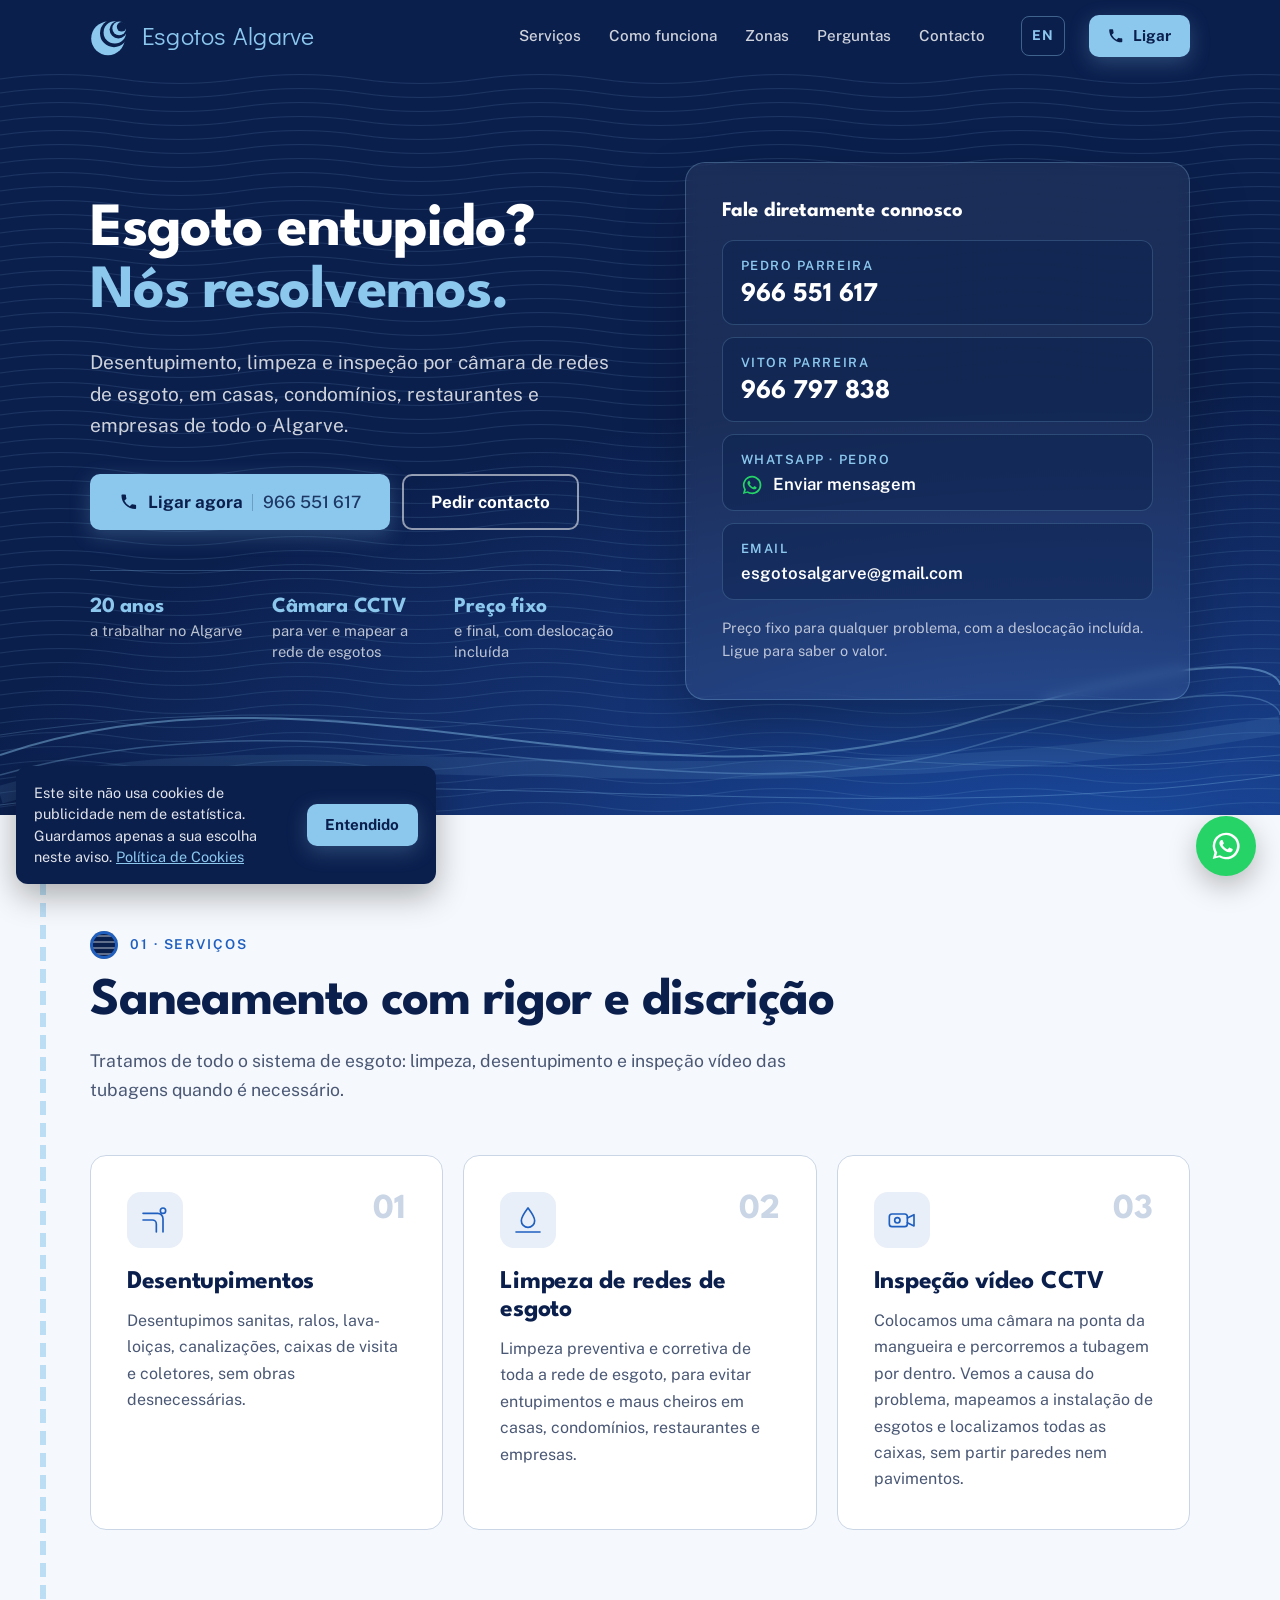
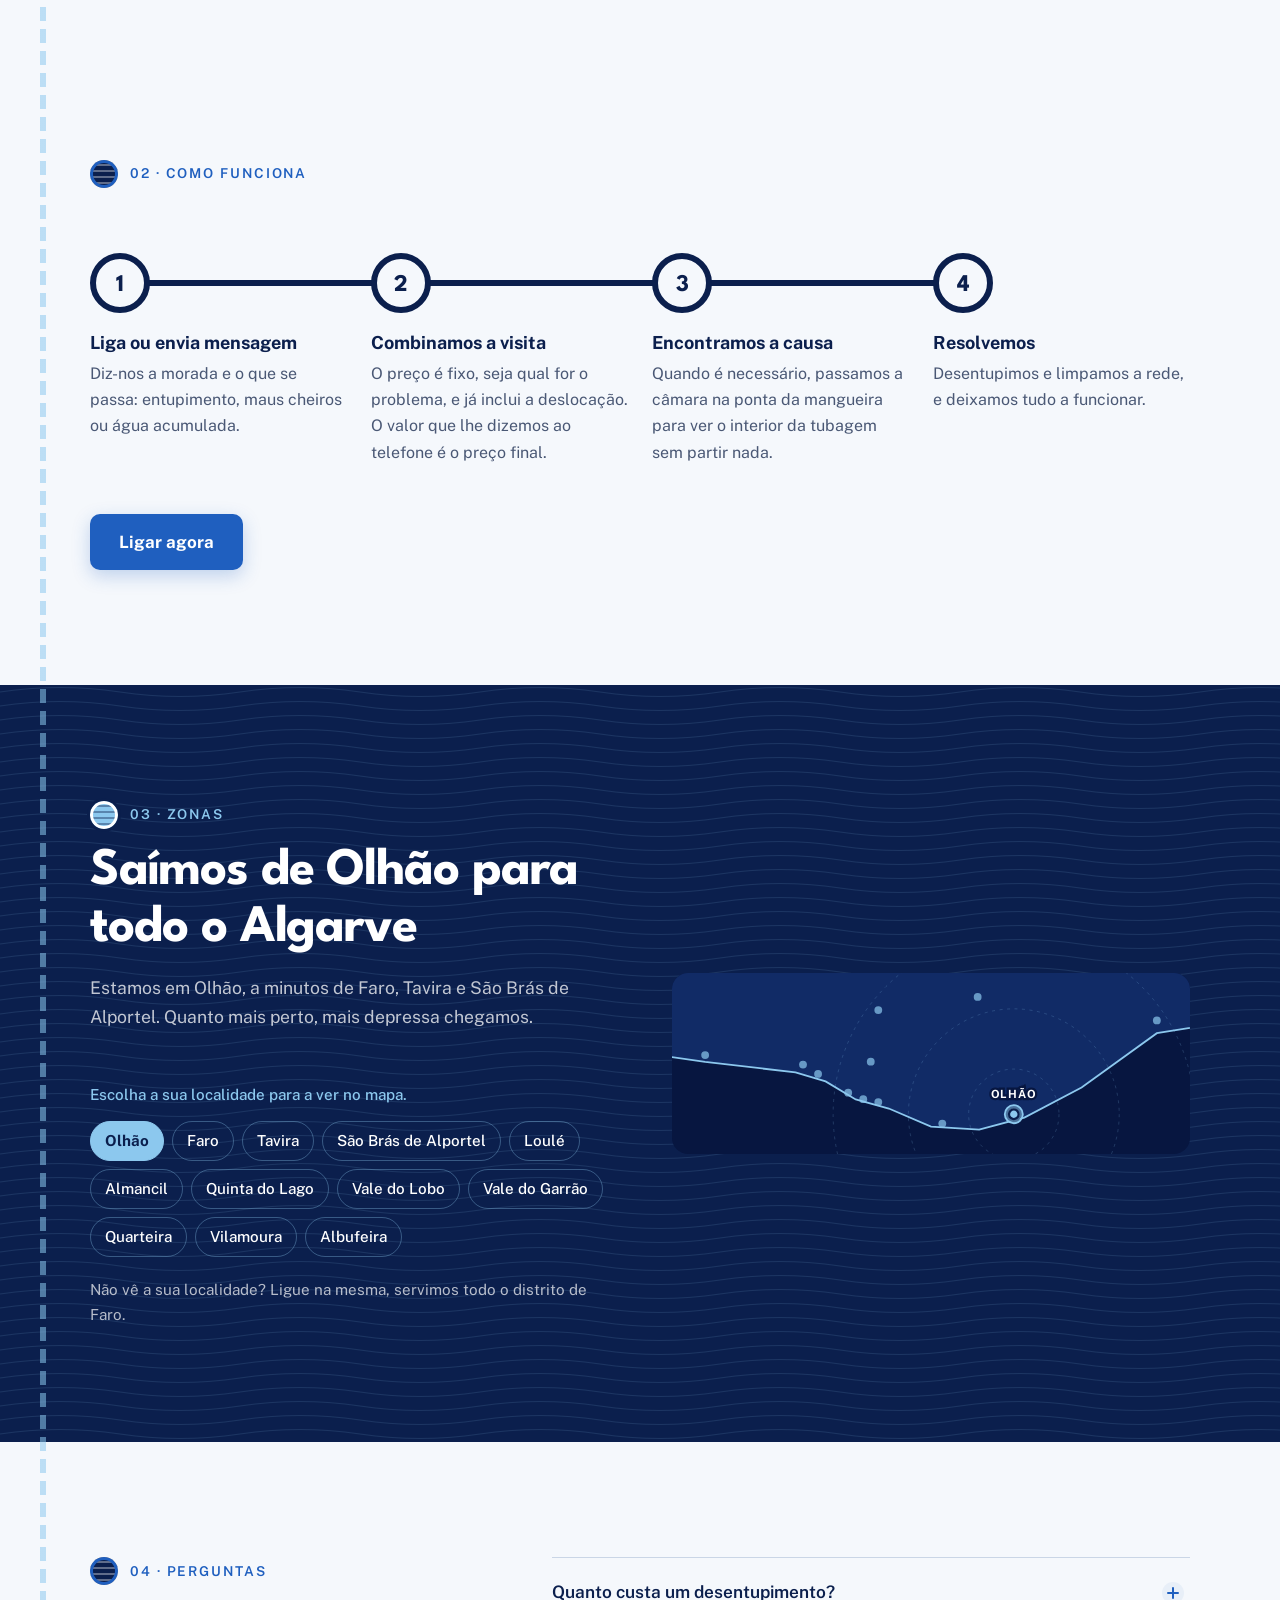
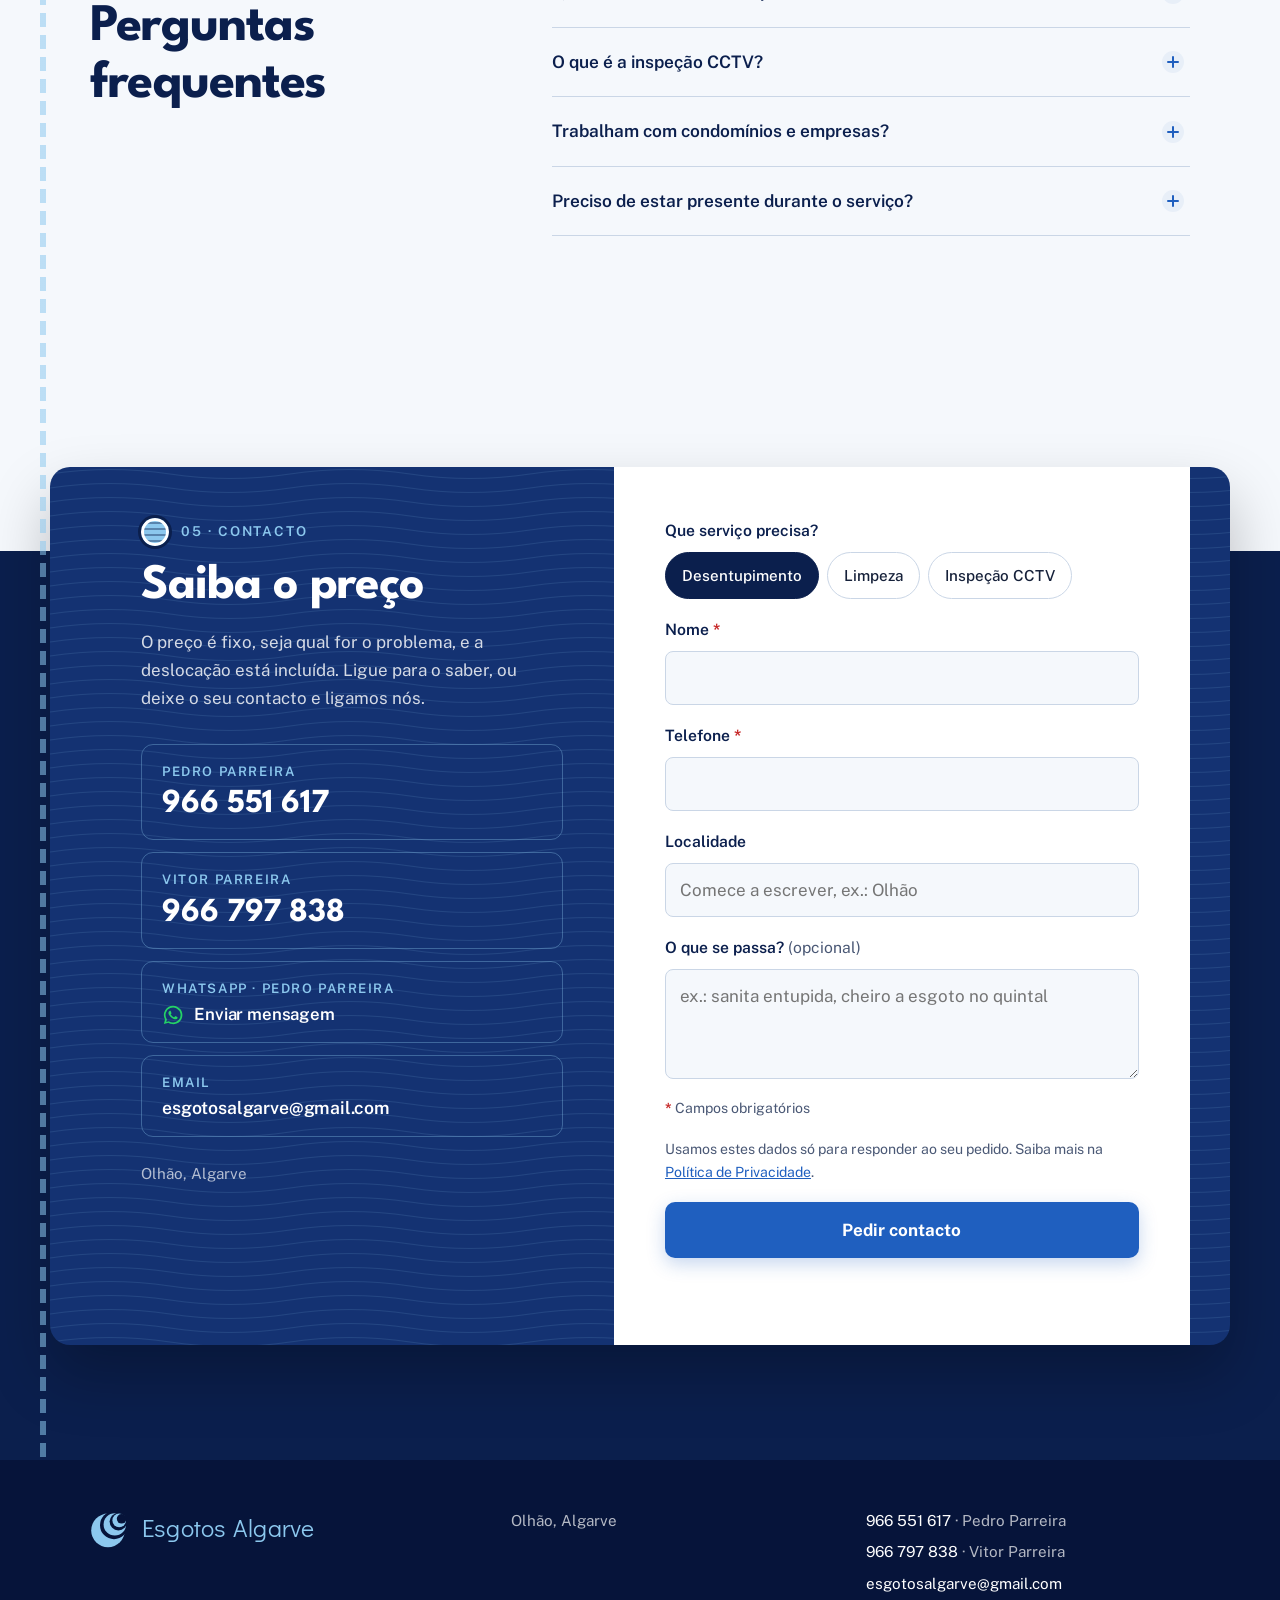
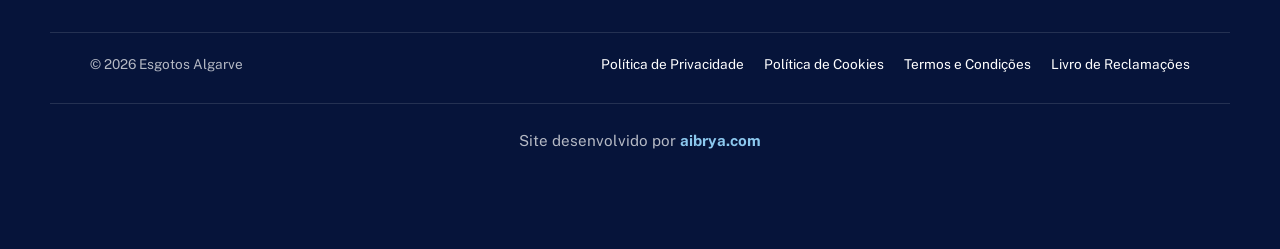
<file: index.html>
<!doctype html>
<html lang="pt-PT">
<head>
  <meta charset="utf-8">
  <meta name="viewport" content="width=device-width, initial-scale=1">
  <title>Esgotos Algarve | Desentupimentos, limpeza e inspeção CCTV</title>
  <meta name="description" content="Desentupimento, limpeza e inspeção vídeo de tubagens (câmara CCTV) em redes de esgoto em Olhão, Faro e todo o Algarve. 20 anos de experiência. Preço fixo e final, com deslocação incluída.">
  <meta name="theme-color" content="#0B1F4D">
  <link rel="icon" href="assets/favicon.svg" type="image/svg+xml">
  <link rel="alternate" hreflang="pt-PT" href="./">
  <link rel="alternate" hreflang="en" href="en/">
  <meta property="og:title" content="Esgotos Algarve | Desentupimentos e inspeção CCTV">
  <meta property="og:description" content="Desentupimento, limpeza e inspeção CCTV de esgotos em todo o Algarve.">
  <meta property="og:type" content="website">
  <meta property="og:locale" content="pt_PT">
  <link rel="preload" href="assets/fonts/LeagueSpartan.woff2" as="font" type="font/woff2" crossorigin>
  <link rel="preload" href="assets/fonts/PublicSans.woff2" as="font" type="font/woff2" crossorigin>
  <link rel="stylesheet" href="assets/fonts.css">
  <link rel="stylesheet" href="styles.css">
  <script type="application/ld+json">
  {
    "@context": "https://schema.org",
    "@type": "LocalBusiness",
    "name": "Esgotos Algarve",
    "legalName": "Esgotos Algarve Vimasilco Unipessoal Lda",
    "taxID": "509934170",
    "telephone": ["+351966551617", "+351966797838"],
    "email": "esgotosalgarve@gmail.com",
    "address": {
      "@type": "PostalAddress",
      "addressLocality": "Olhão",
      "addressRegion": "Faro",
      "addressCountry": "PT"
    },
    "areaServed": "Algarve"
  }
  </script>
</head>
<body>
  <a class="skip" href="#conteudo">Saltar para o conteúdo</a>

  <!-- Símbolo do logótipo (redesenhado em vetor) -->
  <svg width="0" height="0" style="position:absolute" aria-hidden="true" focusable="false">
    <defs>
      <mask id="lg-m1" maskUnits="userSpaceOnUse" x="0" y="0" width="100" height="100"><rect width="100" height="100" fill="#fff"/><circle cx="60" cy="43" r="35" fill="#000"/></mask>
      <mask id="lg-m2" maskUnits="userSpaceOnUse" x="0" y="0" width="100" height="100"><rect width="100" height="100" fill="#fff"/><circle cx="71" cy="34" r="22" fill="#000"/></mask>
      <mask id="lg-m3" maskUnits="userSpaceOnUse" x="0" y="0" width="100" height="100"><rect width="100" height="100" fill="#fff"/><circle cx="79" cy="27" r="12" fill="#000"/></mask>
      <symbol id="logo-mark" viewBox="0 0 100 100">
        <circle cx="45" cy="56" r="42" fill="currentColor" mask="url(#lg-m1)"/>
        <circle cx="62" cy="41" r="28" fill="currentColor" mask="url(#lg-m2)"/>
        <circle cx="73" cy="31" r="17" fill="currentColor" mask="url(#lg-m3)"/>
      </symbol>
    </defs>
  </svg>

  <header class="topbar" id="topo">
    <div class="wrap topbar__inner">
      <a class="brand" href="#topo" aria-label="Esgotos Algarve, início">
        <svg class="brand__mark" aria-hidden="true"><use href="#logo-mark"/></svg>
        <span class="brand__name">Esgotos Algarve</span>
      </a>
      <nav class="nav" aria-label="Principal">
        <button class="nav__toggle" aria-expanded="false" aria-controls="menu">
          <span class="sr-only">Abrir menu</span>
          <span class="nav__bars" aria-hidden="true"></span>
        </button>
        <ul id="menu" class="nav__list">
          <li><a href="#servicos">Serviços</a></li>
          <li><a href="#como-funciona">Como funciona</a></li>
          <li><a href="#zonas">Zonas</a></li>
          <li><a href="#perguntas">Perguntas</a></li>
          <li><a href="#orcamento">Contacto</a></li>
        </ul>
      </nav>
      <a class="lang" href="en/" hreflang="en" lang="en" aria-label="English version">EN</a>
      <a class="btn btn--ceu btn--sm topbar__call" href="tel:+351966551617">
        <svg viewBox="0 0 24 24" aria-hidden="true"><path d="M6.6 10.8a15.1 15.1 0 0 0 6.6 6.6l2.2-2.2a1 1 0 0 1 1-.25 11.4 11.4 0 0 0 3.6.57 1 1 0 0 1 1 1V20a1 1 0 0 1-1 1A17 17 0 0 1 3 4a1 1 0 0 1 1-1h3.5a1 1 0 0 1 1 1c0 1.25.2 2.45.57 3.57a1 1 0 0 1-.25 1z"/></svg>
        <span>Ligar</span>
      </a>
    </div>
  </header>

  <main id="conteudo">

    <!-- HERO -->
    <section class="hero">
      <svg class="hero__swoosh" viewBox="0 0 1440 220" preserveAspectRatio="none" aria-hidden="true">
        <path d="M0 190 C300 110 800 220 1440 120" stroke-opacity=".10" stroke-width="18" vector-effect="non-scaling-stroke"/>
        <path d="M0 150 C360 40 720 220 1080 120 S1440 80 1440 80" stroke-opacity=".45" stroke-width="2" vector-effect="non-scaling-stroke"/>
        <path d="M0 170 C400 70 760 230 1100 140 S1440 110 1440 110" stroke-opacity=".3" stroke-width="1.5" vector-effect="non-scaling-stroke"/>
        <path d="M0 130 C500 60 900 200 1440 150" stroke-opacity=".22" stroke-width="1" vector-effect="non-scaling-stroke"/>
        <path d="M0 200 C420 150 980 230 1440 170" stroke-opacity=".3" stroke-width="1" vector-effect="non-scaling-stroke"/>
      </svg>
      <div class="wrap hero__grid">
        <div class="hero__copy">
          <h1>Esgoto entupido? <span>Nós resolvemos.</span></h1>
          <p class="hero__lead">Desentupimento, limpeza e inspeção por câmara de redes de esgoto, em casas, condomínios, restaurantes e empresas de todo o Algarve.</p>
          <div class="hero__ctas">
            <a class="btn btn--ceu btn--lg" href="tel:+351966551617">
              <svg viewBox="0 0 24 24" aria-hidden="true"><path d="M6.6 10.8a15.1 15.1 0 0 0 6.6 6.6l2.2-2.2a1 1 0 0 1 1-.25 11.4 11.4 0 0 0 3.6.57 1 1 0 0 1 1 1V20a1 1 0 0 1-1 1A17 17 0 0 1 3 4a1 1 0 0 1 1-1h3.5a1 1 0 0 1 1 1c0 1.25.2 2.45.57 3.57a1 1 0 0 1-.25 1z"/></svg>
              Ligar agora <span class="btn__num">966 551 617</span>
            </a>
            <a class="btn btn--ghost btn--lg" href="#orcamento">Pedir contacto</a>
          </div>
          <ul class="hero__proof" role="list">
            <li><strong>20 anos</strong> a trabalhar no Algarve</li>
            <li><strong>Câmara CCTV</strong> para ver e mapear a rede de esgotos</li>
            <li><strong>Preço fixo</strong> e final, com deslocação incluída</li>
          </ul>
        </div>

        <aside class="hero__card" aria-label="Contactos">
          <p class="hero__card-title">Fale diretamente connosco</p>
          <a class="hero__contact" href="tel:+351966551617"><span>Pedro Parreira</span><strong>966 551 617</strong></a>
          <a class="hero__contact" href="tel:+351966797838"><span>Vitor Parreira</span><strong>966 797 838</strong></a>
          <a class="hero__contact hero__contact--wa" href="https://wa.me/351966551617?text=Ol%C3%A1%21%20Gostaria%20de%20saber%20o%20pre%C3%A7o%20de%20um%20servi%C3%A7o." target="_blank" rel="noopener"><span>WhatsApp · Pedro</span><strong><svg viewBox="0 0 24 24" aria-hidden="true"><path d="M12 2a10 10 0 0 0-8.66 15l-1.3 4.76 4.88-1.28A10 10 0 1 0 12 2zm0 18.2a8.2 8.2 0 0 1-4.18-1.15l-.3-.18-2.9.76.78-2.83-.2-.3A8.2 8.2 0 1 1 12 20.2zm4.5-6.14c-.25-.12-1.46-.72-1.69-.8-.23-.08-.39-.12-.55.12-.16.25-.64.8-.78.97-.14.16-.29.18-.53.06a6.7 6.7 0 0 1-1.98-1.22 7.4 7.4 0 0 1-1.37-1.7c-.14-.25 0-.38.11-.5.11-.11.25-.29.37-.43.12-.15.16-.25.25-.41.08-.17.04-.31-.02-.43-.06-.12-.55-1.33-.76-1.82-.2-.48-.4-.41-.55-.42h-.47a.9.9 0 0 0-.65.31 2.75 2.75 0 0 0-.86 2.04c0 1.2.88 2.37 1 2.53.12.16 1.73 2.64 4.2 3.7.58.25 1.04.4 1.4.52.59.19 1.12.16 1.54.1.47-.07 1.46-.6 1.66-1.17.2-.58.2-1.07.15-1.17-.06-.1-.22-.17-.47-.29z"/></svg>Enviar mensagem</strong></a>
          <a class="hero__contact hero__contact--email" href="mailto:esgotosalgarve@gmail.com"><span>Email</span><strong>esgotosalgarve@gmail.com</strong></a>
          <p class="hero__card-note">Preço fixo para qualquer problema, com a deslocação incluída. Ligue para saber o valor.</p>
        </aside>
      </div>
    </section>

    <div class="pipeline">

      <!-- SERVIÇOS -->
      <section class="section" id="servicos" aria-labelledby="servicos-h">
        <div class="wrap">
          <header class="sec-head">
            <p class="node"><span class="node__cover" aria-hidden="true"></span>01 · Serviços</p>
            <h2 id="servicos-h">Saneamento com rigor e discrição</h2>
            <p class="sec-head__lead">Tratamos de todo o sistema de esgoto: limpeza, desentupimento e inspeção vídeo das tubagens quando é necessário.</p>
          </header>

          <div class="services">
            <article class="svc">
              <div class="svc__top">
                <div class="svc__icon" aria-hidden="true"><svg viewBox="0 0 48 48"><path d="M6 14h22a8 8 0 0 1 8 8v20"/><path d="M6 24h14a6 6 0 0 1 6 6v12"/><circle cx="36" cy="10" r="4"/></svg></div>
                <span class="svc__n" aria-hidden="true">01</span>
              </div>
              <h3>Desentupimentos</h3>
              <p>Desentupimos sanitas, ralos, lava-loiças, canalizações, caixas de visita e coletores, sem obras desnecessárias.</p>
            </article>

            <article class="svc">
              <div class="svc__top">
                <div class="svc__icon" aria-hidden="true"><svg viewBox="0 0 48 48"><path d="M24 6c6 8 10 13 10 19a10 10 0 0 1-20 0c0-6 4-11 10-19z"/><path d="M6 42h36"/></svg></div>
                <span class="svc__n" aria-hidden="true">02</span>
              </div>
              <h3>Limpeza de redes de esgoto</h3>
              <p>Limpeza preventiva e corretiva de toda a rede de esgoto, para evitar entupimentos e maus cheiros em casas, condomínios, restaurantes e empresas.</p>
            </article>


            <article class="svc">
              <div class="svc__top">
                <div class="svc__icon" aria-hidden="true"><svg viewBox="0 0 48 48"><rect x="5" y="15" width="27" height="19" rx="4"/><path d="M32 21l10-5v17l-10-5"/><circle cx="17" cy="24.5" r="4"/></svg></div>
                <span class="svc__n" aria-hidden="true">03</span>
              </div>
              <h3>Inspeção vídeo CCTV</h3>
              <p>Colocamos uma câmara na ponta da mangueira e percorremos a tubagem por dentro. Vemos a causa do problema, mapeamos a instalação de esgotos e localizamos todas as caixas, sem partir paredes nem pavimentos.</p>
            </article>
          </div>
        </div>
      </section>

      <!-- COMO FUNCIONA -->
      <section class="section" id="como-funciona" aria-label="Como funciona">
        <div class="wrap">
          <header class="sec-head">
            <p class="node"><span class="node__cover" aria-hidden="true"></span>02 · Como funciona</p>
          </header>
          <ol class="steps">
            <li>
              <span class="steps__n" aria-hidden="true">1</span>
              <h3>Liga ou envia mensagem</h3>
              <p>Diz-nos a morada e o que se passa: entupimento, maus cheiros ou água acumulada.</p>
            </li>
            <li>
              <span class="steps__n" aria-hidden="true">2</span>
              <h3>Combinamos a visita</h3>
              <p>O preço é fixo, seja qual for o problema, e já inclui a deslocação. O valor que lhe dizemos ao telefone é o preço final.</p>
            </li>
            <li>
              <span class="steps__n" aria-hidden="true">3</span>
              <h3>Encontramos a causa</h3>
              <p>Quando é necessário, passamos a câmara na ponta da mangueira para ver o interior da tubagem sem partir nada.</p>
            </li>
            <li>
              <span class="steps__n" aria-hidden="true">4</span>
              <h3>Resolvemos</h3>
              <p>Desentupimos e limpamos a rede, e deixamos tudo a funcionar.</p>
            </li>
          </ol>
          <div class="cta-inline">
            <a class="btn btn--azul btn--lg" href="tel:+351966551617">Ligar agora</a>
          </div>
        </div>
      </section>

      <!-- ZONAS -->
      <section class="section section--dark" id="zonas" aria-labelledby="zonas-h">
        <div class="wrap zonas">
          <div>
            <header class="sec-head">
              <p class="node"><span class="node__cover" aria-hidden="true"></span>03 · Zonas</p>
              <h2 id="zonas-h">Saímos de Olhão para todo o Algarve</h2>
              <p class="sec-head__lead">Estamos em Olhão, a minutos de Faro, Tavira e São Brás de Alportel. Quanto mais perto, mais depressa chegamos.</p>
            </header>
            <p class="towns__hint">Escolha a sua localidade para a ver no mapa.</p>
            <ul class="towns" role="list">
              <li><button type="button" class="town" data-town="olhao" aria-pressed="true">Olhão</button></li>
              <li><button type="button" class="town" data-town="faro" aria-pressed="false">Faro</button></li>
              <li><button type="button" class="town" data-town="tavira" aria-pressed="false">Tavira</button></li>
              <li><button type="button" class="town" data-town="sao-bras" aria-pressed="false">São Brás de Alportel</button></li>
              <li><button type="button" class="town" data-town="loule" aria-pressed="false">Loulé</button></li>
              <li><button type="button" class="town" data-town="almancil" aria-pressed="false">Almancil</button></li>
              <li><button type="button" class="town" data-town="quinta-do-lago" aria-pressed="false">Quinta do Lago</button></li>
              <li><button type="button" class="town" data-town="vale-do-lobo" aria-pressed="false">Vale do Lobo</button></li>
              <li><button type="button" class="town" data-town="vale-do-garrao" aria-pressed="false">Vale do Garrão</button></li>
              <li><button type="button" class="town" data-town="quarteira" aria-pressed="false">Quarteira</button></li>
              <li><button type="button" class="town" data-town="vilamoura" aria-pressed="false">Vilamoura</button></li>
              <li><button type="button" class="town" data-town="albufeira" aria-pressed="false">Albufeira</button></li>
            </ul>
            <p class="towns__note">Não vê a sua localidade? Ligue na mesma, servimos todo o distrito de Faro.</p>
          </div>
          <figure class="map">
            <svg viewBox="28 14 344 120" role="img" aria-labelledby="map-t">
              <title id="map-t">Mapa do Algarve central com as localidades que servimos, a partir de Olhão</title>
              <path class="map__land" d="M0 66 L50 73 L110 80 L130 86 L150 98 L172 104 L200 116 L232 118 L262 110 L300 90 L350 54 L400 46 V0 H0z"/>
              <path class="map__coast" d="M0 66 L50 73 L110 80 L130 86 L150 98 L172 104 L200 116 L232 118 L262 110 L300 90 L350 54 L400 46"/>
              <g class="map__range" aria-hidden="true">
                <circle cx="255.0" cy="107.8" r="30"/>
                <circle cx="255.0" cy="107.8" r="70"/>
                <circle cx="255.0" cy="107.8" r="120"/>
              </g>
              <line class="map__route" x1="255.0" y1="107.8" x2="255.0" y2="107.8"/>
              <g class="map__pts">
                <circle class="map__pt" data-town="quinta-do-lago" data-name="Quinta do Lago" cx="165.0" cy="99.7" r="2.6"/>
                <circle class="map__pt" data-town="vale-do-lobo" data-name="Vale do Lobo" cx="145.0" cy="93.5" r="2.6"/>
                <circle class="map__pt" data-town="vale-do-garrao" data-name="Vale do Garrão" cx="155.0" cy="97.8" r="2.6"/>
                <circle class="map__pt" data-town="loule" data-name="Loulé" cx="165.0" cy="38.6" r="2.6"/>
                <circle class="map__pt" data-town="quarteira" data-name="Quarteira" cx="125.0" cy="81.0" r="2.6"/>
                <circle class="map__pt" data-town="vilamoura" data-name="Vilamoura" cx="115.0" cy="74.8" r="2.6"/>
                <circle class="map__pt" data-town="faro" data-name="Faro" cx="207.5" cy="114.0" r="2.6"/>
                <circle class="map__pt" data-town="sao-bras" data-name="São Brás de Alportel" cx="231.0" cy="29.9" r="2.6"/>
                <circle class="map__pt" data-town="almancil" data-name="Almancil" cx="160.0" cy="72.9" r="2.6"/>
                <circle class="map__pt" data-town="albufeira" data-name="Albufeira" cx="50.0" cy="68.5" r="2.6"/>
                <circle class="map__pt" data-town="tavira" data-name="Tavira" cx="350.0" cy="45.5" r="2.6"/>
              </g>
              <g class="map__base">
                <circle cx="255.0" cy="107.8" r="4.5"/>
              </g>
              <g class="map__focus" transform="translate(255.0 107.8)">
                <circle class="map__pulse" r="6"/>
                <circle class="map__ring" r="6"/>
                <circle class="map__dot" r="3.2"/>
                <text class="map__label" y="-12" text-anchor="middle">Olhão</text>
              </g>
            </svg>
          </figure>
        </div>
      </section>

      <!-- PERGUNTAS -->
      <section class="section" id="perguntas" aria-labelledby="faq-h">
        <div class="wrap faq-wrap">
          <header class="sec-head">
            <p class="node"><span class="node__cover" aria-hidden="true"></span>04 · Perguntas</p>
            <h2 id="faq-h">Perguntas frequentes</h2>
          </header>
          <div class="faq">
            <details>
              <summary>Quanto custa um desentupimento?</summary>
              <p>O preço é fixo para qualquer tipo de problema e já inclui a deslocação, por isso o valor que lhe dizemos é o preço final. Não o divulgamos no site: ligue-nos e dizemos-lhe o valor logo ao telefone.</p>
            </details>
            <details>
              <summary>O que é a inspeção CCTV?</summary>
              <p>Não é videovigilância. É uma pequena câmara colocada na ponta da mangueira, que entra na tubagem e mostra o que está lá dentro: raízes, gordura acumulada, tubos partidos ou mal ligados. Também permite mapear a instalação de esgotos e encontrar todas as caixas. Usamo-la quando é necessário.</p>
            </details>
            <details>
              <summary>Trabalham com condomínios e empresas?</summary>
              <p>Sim. Trabalhamos com particulares, condomínios, restaurantes, hotéis e empresas em todo o Algarve.</p>
            </details>
            <details>
              <summary>Preciso de estar presente durante o serviço?</summary>
              <p>Combinamos tudo por telefone. O importante é termos acesso às caixas de visita e às zonas com o problema.</p>
            </details>
          </div>
        </div>
      </section>

      <!-- ORÇAMENTO -->
      <section class="section section--quote" id="orcamento" aria-labelledby="orc-h">
        <div class="wrap quote">
          <div class="quote__intro">
            <p class="node node--light"><span class="node__cover" aria-hidden="true"></span>05 · Contacto</p>
            <h2 id="orc-h">Saiba o preço</h2>
            <p>O preço é fixo, seja qual for o problema, e a deslocação está incluída. Ligue para o saber, ou deixe o seu contacto e ligamos nós.</p>
            <div class="contactos">
              <a class="contacto" href="tel:+351966551617">
                <span>Pedro Parreira</span>
                <strong>966 551 617</strong>
              </a>
              <a class="contacto" href="tel:+351966797838">
                <span>Vitor Parreira</span>
                <strong>966 797 838</strong>
              </a>
              <a class="contacto contacto--wa" href="https://wa.me/351966551617?text=Ol%C3%A1%21%20Gostaria%20de%20saber%20o%20pre%C3%A7o%20de%20um%20servi%C3%A7o." target="_blank" rel="noopener">
                <span>WhatsApp · Pedro Parreira</span>
                <strong><svg viewBox="0 0 24 24" aria-hidden="true"><path d="M12 2a10 10 0 0 0-8.66 15l-1.3 4.76 4.88-1.28A10 10 0 1 0 12 2zm0 18.2a8.2 8.2 0 0 1-4.18-1.15l-.3-.18-2.9.76.78-2.83-.2-.3A8.2 8.2 0 1 1 12 20.2zm4.5-6.14c-.25-.12-1.46-.72-1.69-.8-.23-.08-.39-.12-.55.12-.16.25-.64.8-.78.97-.14.16-.29.18-.53.06a6.7 6.7 0 0 1-1.98-1.22 7.4 7.4 0 0 1-1.37-1.7c-.14-.25 0-.38.11-.5.11-.11.25-.29.37-.43.12-.15.16-.25.25-.41.08-.17.04-.31-.02-.43-.06-.12-.55-1.33-.76-1.82-.2-.48-.4-.41-.55-.42h-.47a.9.9 0 0 0-.65.31 2.75 2.75 0 0 0-.86 2.04c0 1.2.88 2.37 1 2.53.12.16 1.73 2.64 4.2 3.7.58.25 1.04.4 1.4.52.59.19 1.12.16 1.54.1.47-.07 1.46-.6 1.66-1.17.2-.58.2-1.07.15-1.17-.06-.1-.22-.17-.47-.29z"/></svg>Enviar mensagem</strong>
              </a>
              <a class="contacto contacto--email" href="mailto:esgotosalgarve@gmail.com">
                <span>Email</span>
                <strong>esgotosalgarve@gmail.com</strong>
              </a>
            </div>
            <address class="quote__addr">Olhão, Algarve</address>
          </div>

          <form class="form" id="form-orcamento" novalidate>
            <fieldset>
              <legend>Que serviço precisa?</legend>
              <div class="chips">
                <label><input type="radio" name="servico" value="Desentupimento" checked><span>Desentupimento</span></label>
                <label><input type="radio" name="servico" value="Limpeza de rede de esgoto"><span>Limpeza</span></label>
                <label><input type="radio" name="servico" value="Inspeção CCTV"><span>Inspeção CCTV</span></label>
              </div>
            </fieldset>
            <div class="field">
              <label for="f-nome">Nome <span class="req" aria-hidden="true">*</span></label>
              <input id="f-nome" name="nome" type="text" autocomplete="name" required aria-required="true">
              <p class="field__err" id="err-nome" hidden>Escreva o seu nome para sabermos por quem perguntar.</p>
            </div>
            <div class="field">
              <label for="f-tel">Telefone <span class="req" aria-hidden="true">*</span></label>
              <input id="f-tel" name="telefone" type="tel" autocomplete="tel" inputmode="tel" required aria-required="true">
              <p class="field__err" id="err-tel" hidden>Precisamos de um número com pelo menos 9 dígitos para lhe ligar.</p>
            </div>
            <div class="field">
              <label for="f-local">Localidade</label>
              <div class="combo">
                <input id="f-local" name="localidade" type="text" autocomplete="off" placeholder="Comece a escrever, ex.: Olhão"
                  role="combobox" aria-autocomplete="list" aria-expanded="false" aria-controls="f-local-lista">
                <ul class="combo__list" id="f-local-lista" role="listbox" aria-label="Sugestões de localidade" hidden></ul>
              </div>
            </div>
            <div class="field">
              <label for="f-msg">O que se passa? <span class="opt">(opcional)</span></label>
              <textarea id="f-msg" name="mensagem" rows="3" placeholder="ex.: sanita entupida, cheiro a esgoto no quintal"></textarea>
            </div>
            <p class="form__req"><span class="req" aria-hidden="true">*</span> Campos obrigatórios</p>
            <p class="form__legal">Usamos estes dados só para responder ao seu pedido. Saiba mais na <a href="privacidade.html">Política de Privacidade</a>.</p>
            <button class="btn btn--azul btn--lg btn--block" type="submit">Pedir contacto</button>
            <p class="form__note" role="status" aria-live="polite"></p>
          </form>
        </div>
      </section>
    </div>
  </main>

  <footer class="footer">
    <div class="wrap footer__grid">
      <div>
        <a class="brand" href="#topo" aria-label="Esgotos Algarve, voltar ao topo">
          <svg class="brand__mark" aria-hidden="true"><use href="#logo-mark"/></svg>
          <span class="brand__name">Esgotos Algarve</span>
        </a>
      </div>
      <div>
        <p>Olhão, Algarve</p>
      </div>
      <div>
        <p><a href="tel:+351966551617">966 551 617</a> · Pedro Parreira</p>
        <p><a href="tel:+351966797838">966 797 838</a> · Vitor Parreira</p>
        <p><a href="mailto:esgotosalgarve@gmail.com">esgotosalgarve@gmail.com</a></p>
      </div>
    </div>
    <div class="wrap footer__legal">
      <p>© <span id="ano">2026</span> Esgotos Algarve</p>
      <ul class="footer__links" role="list">
        <li><a href="privacidade.html">Política de Privacidade</a></li>
        <li><a href="cookies.html">Política de Cookies</a></li>
        <li><a href="termos.html">Termos e Condições</a></li>
        <li><a href="https://www.livroreclamacoes.pt" rel="noopener" target="_blank">Livro de Reclamações</a></li>
      </ul>
    </div>
    <div class="wrap footer__credit">
      <p>Site desenvolvido por <a href="https://aibrya.com" rel="noopener" target="_blank">aibrya.com</a></p>
    </div>
  </footer>

  <!-- Barra fixa em telemóvel -->
  <div class="mobilebar">
    <a class="btn btn--ceu" href="tel:+351966551617">
      <svg viewBox="0 0 24 24" aria-hidden="true"><path d="M6.6 10.8a15.1 15.1 0 0 0 6.6 6.6l2.2-2.2a1 1 0 0 1 1-.25 11.4 11.4 0 0 0 3.6.57 1 1 0 0 1 1 1V20a1 1 0 0 1-1 1A17 17 0 0 1 3 4a1 1 0 0 1 1-1h3.5a1 1 0 0 1 1 1c0 1.25.2 2.45.57 3.57a1 1 0 0 1-.25 1z"/></svg>
      Ligar
    </a>
    <a class="btn btn--wa" href="https://wa.me/351966551617?text=Ol%C3%A1%21%20Gostaria%20de%20saber%20o%20pre%C3%A7o%20de%20um%20servi%C3%A7o." target="_blank" rel="noopener"><svg viewBox="0 0 24 24" aria-hidden="true"><path d="M12 2a10 10 0 0 0-8.66 15l-1.3 4.76 4.88-1.28A10 10 0 1 0 12 2zm0 18.2a8.2 8.2 0 0 1-4.18-1.15l-.3-.18-2.9.76.78-2.83-.2-.3A8.2 8.2 0 1 1 12 20.2zm4.5-6.14c-.25-.12-1.46-.72-1.69-.8-.23-.08-.39-.12-.55.12-.16.25-.64.8-.78.97-.14.16-.29.18-.53.06a6.7 6.7 0 0 1-1.98-1.22 7.4 7.4 0 0 1-1.37-1.7c-.14-.25 0-.38.11-.5.11-.11.25-.29.37-.43.12-.15.16-.25.25-.41.08-.17.04-.31-.02-.43-.06-.12-.55-1.33-.76-1.82-.2-.48-.4-.41-.55-.42h-.47a.9.9 0 0 0-.65.31 2.75 2.75 0 0 0-.86 2.04c0 1.2.88 2.37 1 2.53.12.16 1.73 2.64 4.2 3.7.58.25 1.04.4 1.4.52.59.19 1.12.16 1.54.1.47-.07 1.46-.6 1.66-1.17.2-.58.2-1.07.15-1.17-.06-.1-.22-.17-.47-.29z"/></svg>WhatsApp</a>
  </div>

  <!-- WhatsApp flutuante (computador) -->
  <a class="wa-float" href="https://wa.me/351966551617?text=Ol%C3%A1%21%20Gostaria%20de%20saber%20o%20pre%C3%A7o%20de%20um%20servi%C3%A7o." target="_blank" rel="noopener" aria-label="Falar connosco por WhatsApp"><svg viewBox="0 0 24 24" aria-hidden="true"><path d="M12 2a10 10 0 0 0-8.66 15l-1.3 4.76 4.88-1.28A10 10 0 1 0 12 2zm0 18.2a8.2 8.2 0 0 1-4.18-1.15l-.3-.18-2.9.76.78-2.83-.2-.3A8.2 8.2 0 1 1 12 20.2zm4.5-6.14c-.25-.12-1.46-.72-1.69-.8-.23-.08-.39-.12-.55.12-.16.25-.64.8-.78.97-.14.16-.29.18-.53.06a6.7 6.7 0 0 1-1.98-1.22 7.4 7.4 0 0 1-1.37-1.7c-.14-.25 0-.38.11-.5.11-.11.25-.29.37-.43.12-.15.16-.25.25-.41.08-.17.04-.31-.02-.43-.06-.12-.55-1.33-.76-1.82-.2-.48-.4-.41-.55-.42h-.47a.9.9 0 0 0-.65.31 2.75 2.75 0 0 0-.86 2.04c0 1.2.88 2.37 1 2.53.12.16 1.73 2.64 4.2 3.7.58.25 1.04.4 1.4.52.59.19 1.12.16 1.54.1.47-.07 1.46-.6 1.66-1.17.2-.58.2-1.07.15-1.17-.06-.1-.22-.17-.47-.29z"/></svg></a>

  <div class="cookies" role="region" aria-label="Aviso de cookies" hidden>
    <p>Este site não usa cookies de publicidade nem de estatística. Guardamos apenas a sua escolha neste aviso. <a href="cookies.html">Política de Cookies</a></p>
    <button type="button" class="btn btn--ceu btn--sm" data-cookies-ok>Entendido</button>
  </div>

  <script src="script.js"></script>
</body>
</html>
</file>
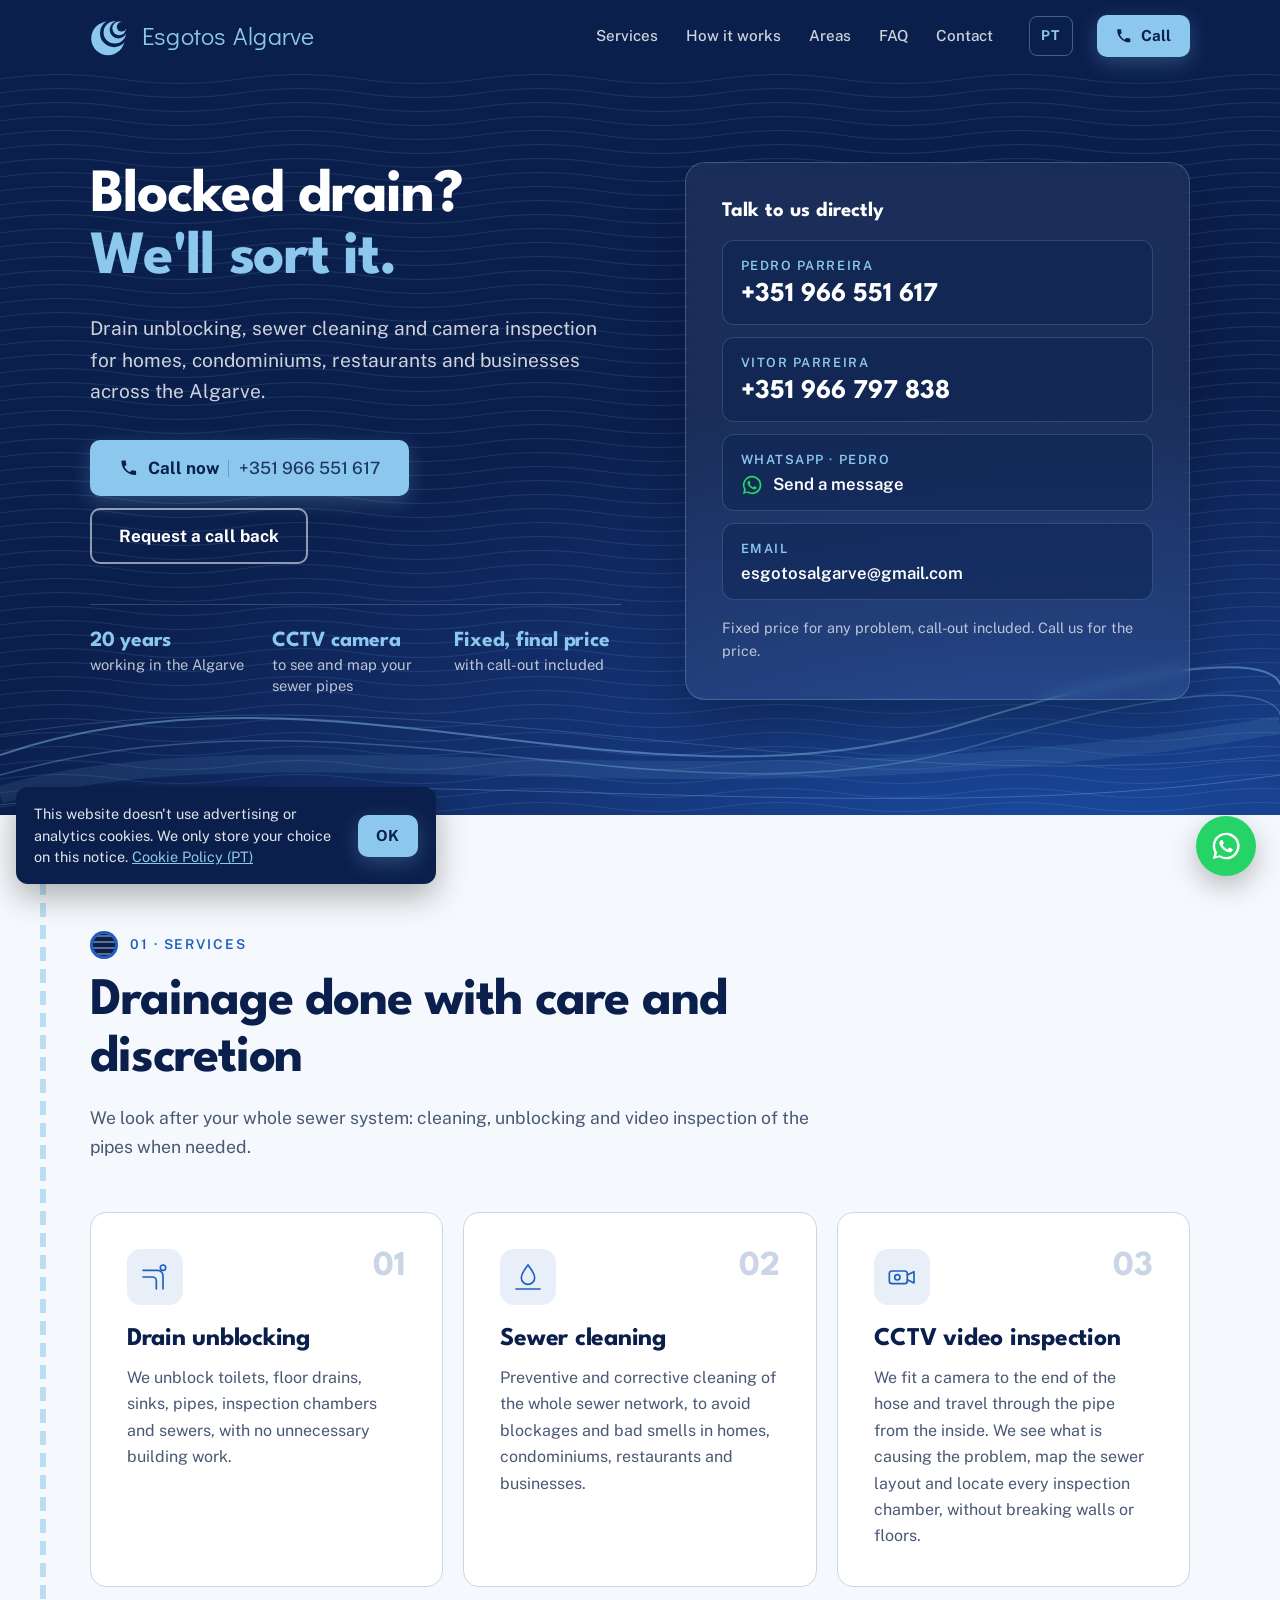
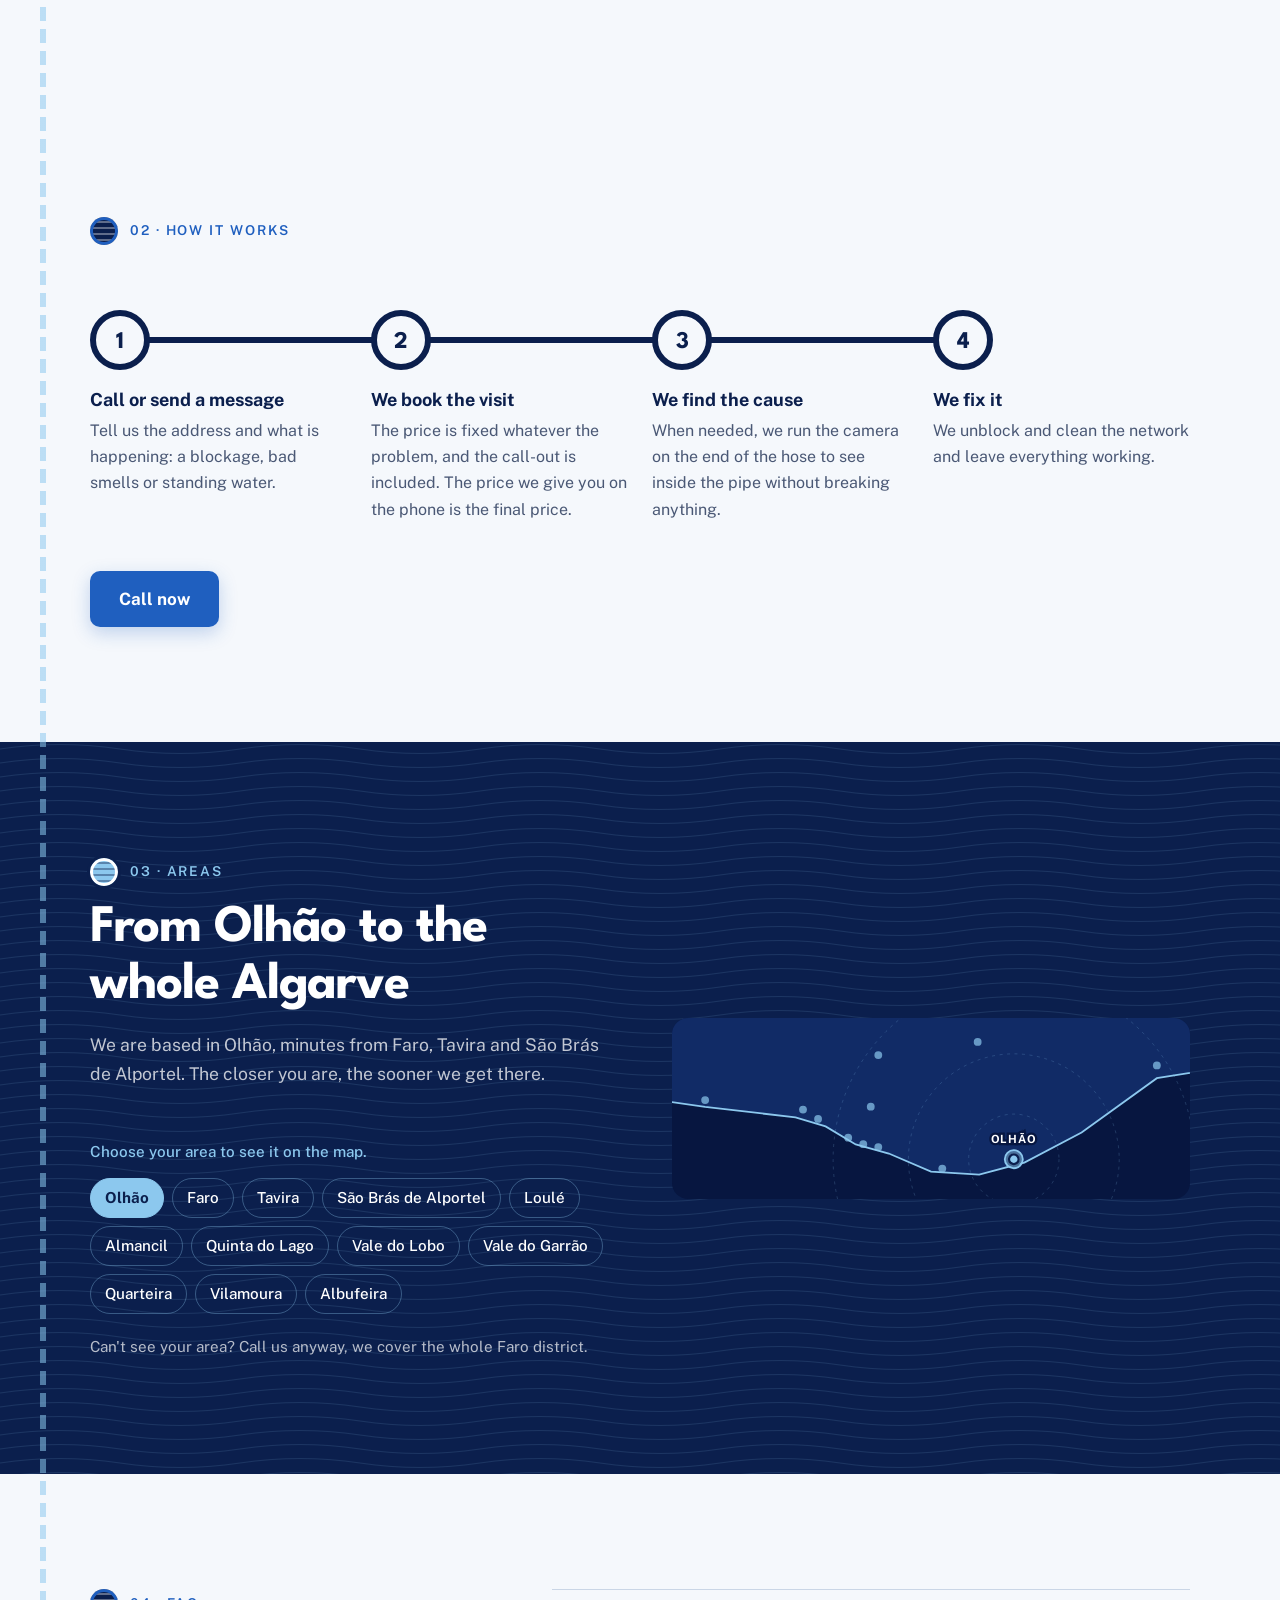
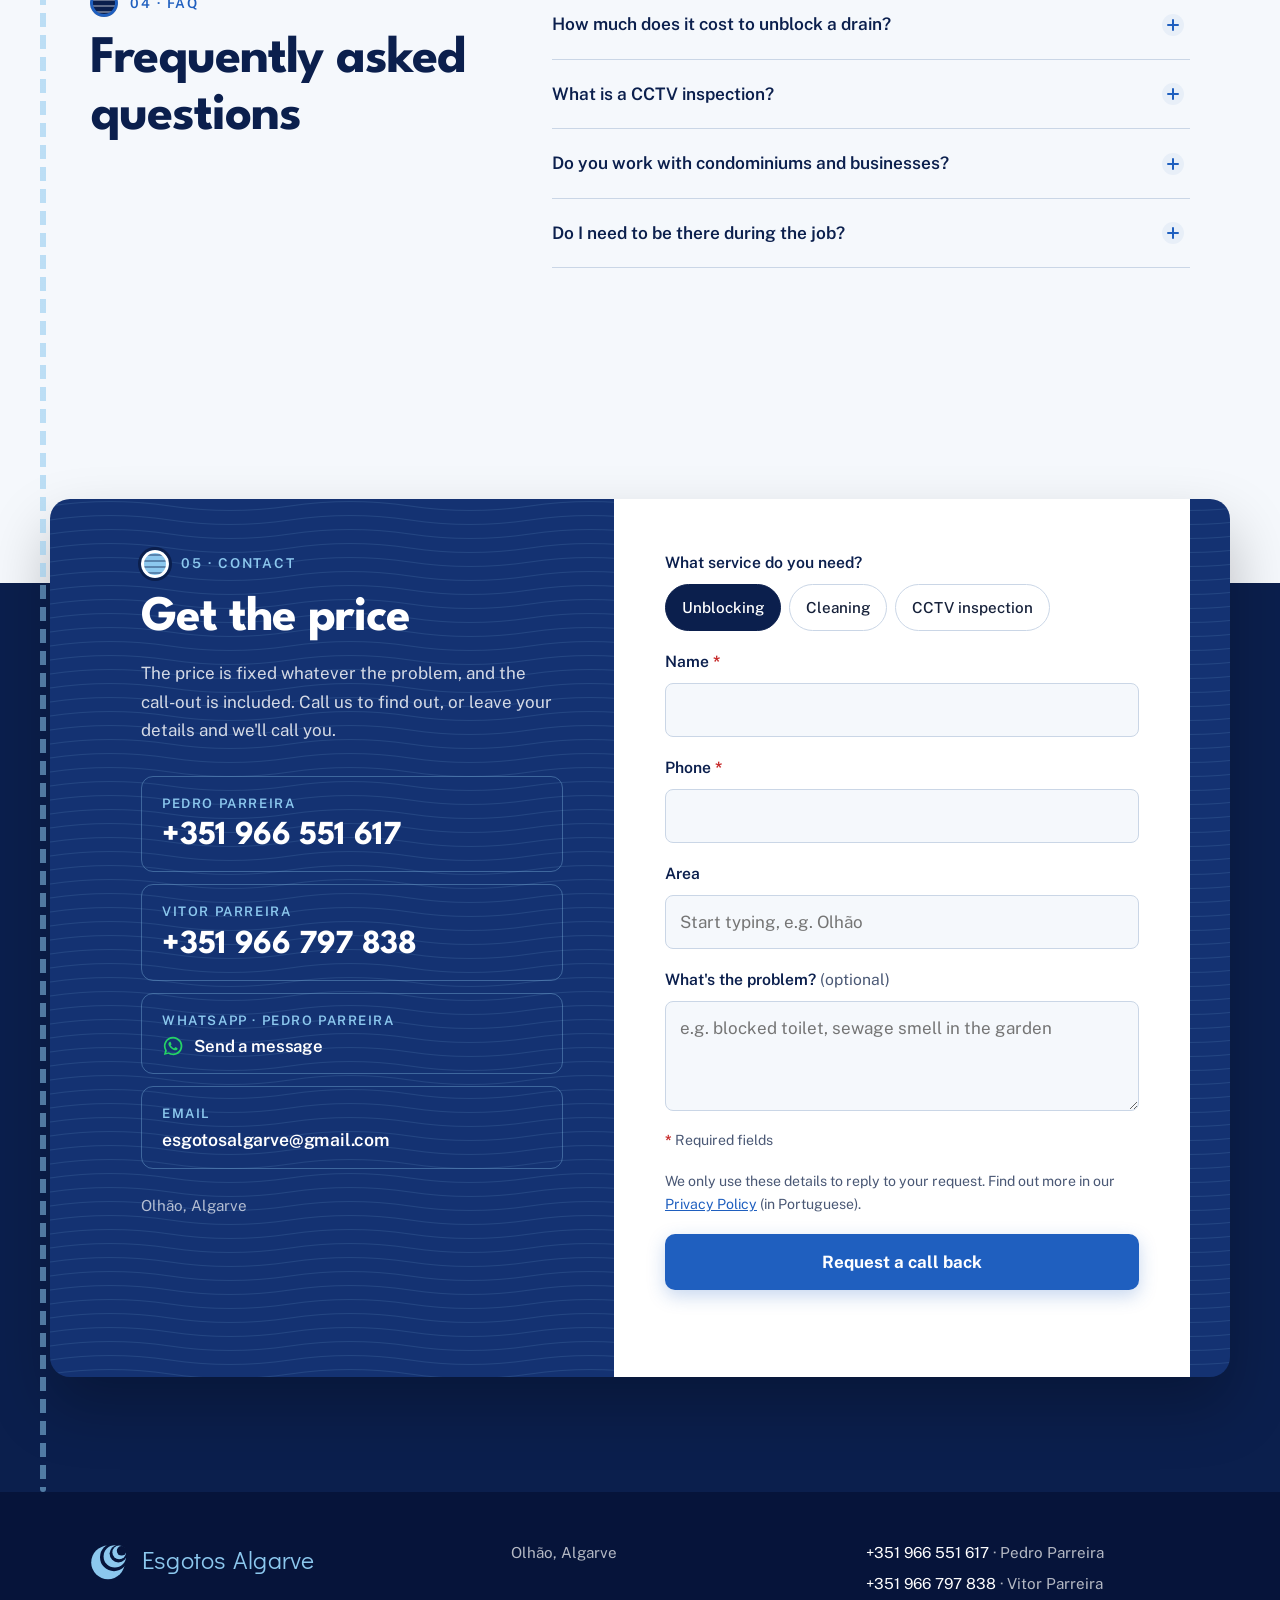
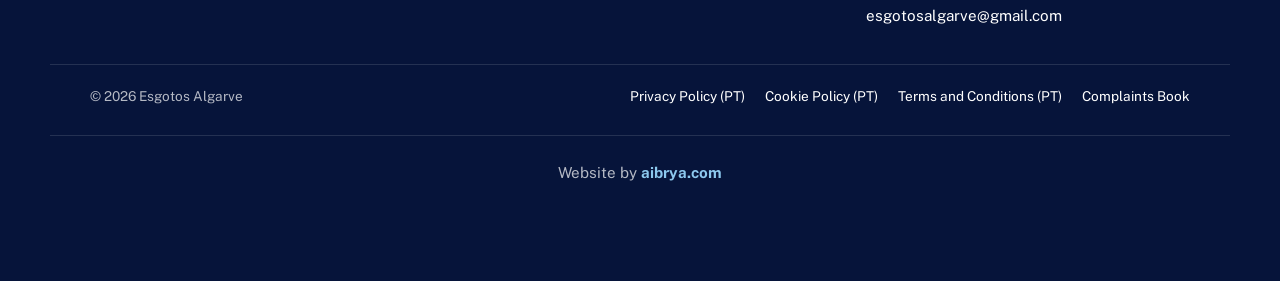
<file: en/index.html>
<!doctype html>
<html lang="en">
<head>
  <meta charset="utf-8">
  <meta name="viewport" content="width=device-width, initial-scale=1">
  <title>Esgotos Algarve | Drain unblocking, sewer cleaning and CCTV inspection</title>
  <meta name="description" content="Drain unblocking, sewer cleaning and CCTV pipe inspection in Olhão, Faro and across the Algarve. 20 years of experience. Fixed, final price with call-out included.">
  <meta name="theme-color" content="#0B1F4D">
  <link rel="icon" href="../assets/favicon.svg" type="image/svg+xml">
  <link rel="alternate" hreflang="pt-PT" href="../">
  <link rel="alternate" hreflang="en" href="./">
  <meta property="og:title" content="Esgotos Algarve | Drain unblocking and CCTV inspection">
  <meta property="og:description" content="Drain unblocking, sewer cleaning and CCTV inspection across the Algarve.">
  <meta property="og:type" content="website">
  <meta property="og:locale" content="en_GB">
  <link rel="preload" href="../assets/fonts/LeagueSpartan.woff2" as="font" type="font/woff2" crossorigin>
  <link rel="preload" href="../assets/fonts/PublicSans.woff2" as="font" type="font/woff2" crossorigin>
  <link rel="stylesheet" href="../assets/fonts.css">
  <link rel="stylesheet" href="../styles.css">
  <script type="application/ld+json">
  {
    "@context": "https://schema.org",
    "@type": "LocalBusiness",
    "name": "Esgotos Algarve",
    "legalName": "Esgotos Algarve Vimasilco Unipessoal Lda",
    "taxID": "509934170",
    "telephone": ["+351966551617", "+351966797838"],
    "email": "esgotosalgarve@gmail.com",
    "address": {
      "@type": "PostalAddress",
      "addressLocality": "Olhão",
      "addressRegion": "Faro",
      "addressCountry": "PT"
    },
    "areaServed": "Algarve"
  }
  </script>
</head>
<body>
  <a class="skip" href="#conteudo">Skip to content</a>

  <!-- Logo symbol -->
  <svg width="0" height="0" style="position:absolute" aria-hidden="true" focusable="false">
    <defs>
      <mask id="lg-m1" maskUnits="userSpaceOnUse" x="0" y="0" width="100" height="100"><rect width="100" height="100" fill="#fff"/><circle cx="60" cy="43" r="35" fill="#000"/></mask>
      <mask id="lg-m2" maskUnits="userSpaceOnUse" x="0" y="0" width="100" height="100"><rect width="100" height="100" fill="#fff"/><circle cx="71" cy="34" r="22" fill="#000"/></mask>
      <mask id="lg-m3" maskUnits="userSpaceOnUse" x="0" y="0" width="100" height="100"><rect width="100" height="100" fill="#fff"/><circle cx="79" cy="27" r="12" fill="#000"/></mask>
      <symbol id="logo-mark" viewBox="0 0 100 100">
        <circle cx="45" cy="56" r="42" fill="currentColor" mask="url(#lg-m1)"/>
        <circle cx="62" cy="41" r="28" fill="currentColor" mask="url(#lg-m2)"/>
        <circle cx="73" cy="31" r="17" fill="currentColor" mask="url(#lg-m3)"/>
      </symbol>
    </defs>
  </svg>

  <header class="topbar" id="topo">
    <div class="wrap topbar__inner">
      <a class="brand" href="#topo" aria-label="Esgotos Algarve, home">
        <svg class="brand__mark" aria-hidden="true"><use href="#logo-mark"/></svg>
        <span class="brand__name">Esgotos Algarve</span>
      </a>
      <nav class="nav" aria-label="Main">
        <button class="nav__toggle" aria-expanded="false" aria-controls="menu">
          <span class="sr-only">Open menu</span>
          <span class="nav__bars" aria-hidden="true"></span>
        </button>
        <ul id="menu" class="nav__list">
          <li><a href="#servicos">Services</a></li>
          <li><a href="#como-funciona">How it works</a></li>
          <li><a href="#zonas">Areas</a></li>
          <li><a href="#perguntas">FAQ</a></li>
          <li><a href="#orcamento">Contact</a></li>
        </ul>
      </nav>
      <a class="lang" href="../" hreflang="pt-PT" lang="pt-PT" aria-label="Versão em português">PT</a>
      <a class="btn btn--ceu btn--sm topbar__call" href="tel:+351966551617">
        <svg viewBox="0 0 24 24" aria-hidden="true"><path d="M6.6 10.8a15.1 15.1 0 0 0 6.6 6.6l2.2-2.2a1 1 0 0 1 1-.25 11.4 11.4 0 0 0 3.6.57 1 1 0 0 1 1 1V20a1 1 0 0 1-1 1A17 17 0 0 1 3 4a1 1 0 0 1 1-1h3.5a1 1 0 0 1 1 1c0 1.25.2 2.45.57 3.57a1 1 0 0 1-.25 1z"/></svg>
        <span>Call</span>
      </a>
    </div>
  </header>

  <main id="conteudo">

    <!-- HERO -->
    <section class="hero">
      <svg class="hero__swoosh" viewBox="0 0 1440 220" preserveAspectRatio="none" aria-hidden="true">
        <path d="M0 190 C300 110 800 220 1440 120" stroke-opacity=".10" stroke-width="18" vector-effect="non-scaling-stroke"/>
        <path d="M0 150 C360 40 720 220 1080 120 S1440 80 1440 80" stroke-opacity=".45" stroke-width="2" vector-effect="non-scaling-stroke"/>
        <path d="M0 170 C400 70 760 230 1100 140 S1440 110 1440 110" stroke-opacity=".3" stroke-width="1.5" vector-effect="non-scaling-stroke"/>
        <path d="M0 130 C500 60 900 200 1440 150" stroke-opacity=".22" stroke-width="1" vector-effect="non-scaling-stroke"/>
        <path d="M0 200 C420 150 980 230 1440 170" stroke-opacity=".3" stroke-width="1" vector-effect="non-scaling-stroke"/>
      </svg>
      <div class="wrap hero__grid">
        <div class="hero__copy">
          <h1>Blocked drain? <span>We'll sort it.</span></h1>
          <p class="hero__lead">Drain unblocking, sewer cleaning and camera inspection for homes, condominiums, restaurants and businesses across the Algarve.</p>
          <div class="hero__ctas">
            <a class="btn btn--ceu btn--lg" href="tel:+351966551617">
              <svg viewBox="0 0 24 24" aria-hidden="true"><path d="M6.6 10.8a15.1 15.1 0 0 0 6.6 6.6l2.2-2.2a1 1 0 0 1 1-.25 11.4 11.4 0 0 0 3.6.57 1 1 0 0 1 1 1V20a1 1 0 0 1-1 1A17 17 0 0 1 3 4a1 1 0 0 1 1-1h3.5a1 1 0 0 1 1 1c0 1.25.2 2.45.57 3.57a1 1 0 0 1-.25 1z"/></svg>
              Call now <span class="btn__num">+351 966 551 617</span>
            </a>
            <a class="btn btn--ghost btn--lg" href="#orcamento">Request a call back</a>
          </div>
          <ul class="hero__proof" role="list">
            <li><strong>20 years</strong> working in the Algarve</li>
            <li><strong>CCTV camera</strong> to see and map your sewer pipes</li>
            <li><strong>Fixed, final price</strong> with call-out included</li>
          </ul>
        </div>

        <aside class="hero__card" aria-label="Contacts">
          <p class="hero__card-title">Talk to us directly</p>
          <a class="hero__contact" href="tel:+351966551617"><span>Pedro Parreira</span><strong>+351 966 551 617</strong></a>
          <a class="hero__contact" href="tel:+351966797838"><span>Vitor Parreira</span><strong>+351 966 797 838</strong></a>
          <a class="hero__contact hero__contact--wa" href="https://wa.me/351966551617?text=Hello%21%20I%27d%20like%20to%20know%20the%20price%20of%20a%20service." target="_blank" rel="noopener"><span>WhatsApp · Pedro</span><strong><svg viewBox="0 0 24 24" aria-hidden="true"><path d="M12 2a10 10 0 0 0-8.66 15l-1.3 4.76 4.88-1.28A10 10 0 1 0 12 2zm0 18.2a8.2 8.2 0 0 1-4.18-1.15l-.3-.18-2.9.76.78-2.83-.2-.3A8.2 8.2 0 1 1 12 20.2zm4.5-6.14c-.25-.12-1.46-.72-1.69-.8-.23-.08-.39-.12-.55.12-.16.25-.64.8-.78.97-.14.16-.29.18-.53.06a6.7 6.7 0 0 1-1.98-1.22 7.4 7.4 0 0 1-1.37-1.7c-.14-.25 0-.38.11-.5.11-.11.25-.29.37-.43.12-.15.16-.25.25-.41.08-.17.04-.31-.02-.43-.06-.12-.55-1.33-.76-1.82-.2-.48-.4-.41-.55-.42h-.47a.9.9 0 0 0-.65.31 2.75 2.75 0 0 0-.86 2.04c0 1.2.88 2.37 1 2.53.12.16 1.73 2.64 4.2 3.7.58.25 1.04.4 1.4.52.59.19 1.12.16 1.54.1.47-.07 1.46-.6 1.66-1.17.2-.58.2-1.07.15-1.17-.06-.1-.22-.17-.47-.29z"/></svg>Send a message</strong></a>
          <a class="hero__contact hero__contact--email" href="mailto:esgotosalgarve@gmail.com"><span>Email</span><strong>esgotosalgarve@gmail.com</strong></a>
          <p class="hero__card-note">Fixed price for any problem, call-out included. Call us for the price.</p>
        </aside>
      </div>
    </section>

    <div class="pipeline">

      <!-- SERVICES -->
      <section class="section" id="servicos" aria-labelledby="servicos-h">
        <div class="wrap">
          <header class="sec-head">
            <p class="node"><span class="node__cover" aria-hidden="true"></span>01 · Services</p>
            <h2 id="servicos-h">Drainage done with care and discretion</h2>
            <p class="sec-head__lead">We look after your whole sewer system: cleaning, unblocking and video inspection of the pipes when needed.</p>
          </header>

          <div class="services">
            <article class="svc">
              <div class="svc__top">
                <div class="svc__icon" aria-hidden="true"><svg viewBox="0 0 48 48"><path d="M6 14h22a8 8 0 0 1 8 8v20"/><path d="M6 24h14a6 6 0 0 1 6 6v12"/><circle cx="36" cy="10" r="4"/></svg></div>
                <span class="svc__n" aria-hidden="true">01</span>
              </div>
              <h3>Drain unblocking</h3>
              <p>We unblock toilets, floor drains, sinks, pipes, inspection chambers and sewers, with no unnecessary building work.</p>
            </article>

            <article class="svc">
              <div class="svc__top">
                <div class="svc__icon" aria-hidden="true"><svg viewBox="0 0 48 48"><path d="M24 6c6 8 10 13 10 19a10 10 0 0 1-20 0c0-6 4-11 10-19z"/><path d="M6 42h36"/></svg></div>
                <span class="svc__n" aria-hidden="true">02</span>
              </div>
              <h3>Sewer cleaning</h3>
              <p>Preventive and corrective cleaning of the whole sewer network, to avoid blockages and bad smells in homes, condominiums, restaurants and businesses.</p>
            </article>


            <article class="svc">
              <div class="svc__top">
                <div class="svc__icon" aria-hidden="true"><svg viewBox="0 0 48 48"><rect x="5" y="15" width="27" height="19" rx="4"/><path d="M32 21l10-5v17l-10-5"/><circle cx="17" cy="24.5" r="4"/></svg></div>
                <span class="svc__n" aria-hidden="true">03</span>
              </div>
              <h3>CCTV video inspection</h3>
              <p>We fit a camera to the end of the hose and travel through the pipe from the inside. We see what is causing the problem, map the sewer layout and locate every inspection chamber, without breaking walls or floors.</p>
            </article>
          </div>
        </div>
      </section>

      <!-- HOW IT WORKS -->
      <section class="section" id="como-funciona" aria-label="How it works">
        <div class="wrap">
          <header class="sec-head">
            <p class="node"><span class="node__cover" aria-hidden="true"></span>02 · How it works</p>
          </header>
          <ol class="steps">
            <li>
              <span class="steps__n" aria-hidden="true">1</span>
              <h3>Call or send a message</h3>
              <p>Tell us the address and what is happening: a blockage, bad smells or standing water.</p>
            </li>
            <li>
              <span class="steps__n" aria-hidden="true">2</span>
              <h3>We book the visit</h3>
              <p>The price is fixed whatever the problem, and the call-out is included. The price we give you on the phone is the final price.</p>
            </li>
            <li>
              <span class="steps__n" aria-hidden="true">3</span>
              <h3>We find the cause</h3>
              <p>When needed, we run the camera on the end of the hose to see inside the pipe without breaking anything.</p>
            </li>
            <li>
              <span class="steps__n" aria-hidden="true">4</span>
              <h3>We fix it</h3>
              <p>We unblock and clean the network and leave everything working.</p>
            </li>
          </ol>
          <div class="cta-inline">
            <a class="btn btn--azul btn--lg" href="tel:+351966551617">Call now</a>
          </div>
        </div>
      </section>

      <!-- AREAS -->
      <section class="section section--dark" id="zonas" aria-labelledby="zonas-h">
        <div class="wrap zonas">
          <div>
            <header class="sec-head">
              <p class="node"><span class="node__cover" aria-hidden="true"></span>03 · Areas</p>
              <h2 id="zonas-h">From Olhão to the whole Algarve</h2>
              <p class="sec-head__lead">We are based in Olhão, minutes from Faro, Tavira and São Brás de Alportel. The closer you are, the sooner we get there.</p>
            </header>
            <p class="towns__hint">Choose your area to see it on the map.</p>
            <ul class="towns" role="list">
              <li><button type="button" class="town" data-town="olhao" aria-pressed="true">Olhão</button></li>
              <li><button type="button" class="town" data-town="faro" aria-pressed="false">Faro</button></li>
              <li><button type="button" class="town" data-town="tavira" aria-pressed="false">Tavira</button></li>
              <li><button type="button" class="town" data-town="sao-bras" aria-pressed="false">São Brás de Alportel</button></li>
              <li><button type="button" class="town" data-town="loule" aria-pressed="false">Loulé</button></li>
              <li><button type="button" class="town" data-town="almancil" aria-pressed="false">Almancil</button></li>
              <li><button type="button" class="town" data-town="quinta-do-lago" aria-pressed="false">Quinta do Lago</button></li>
              <li><button type="button" class="town" data-town="vale-do-lobo" aria-pressed="false">Vale do Lobo</button></li>
              <li><button type="button" class="town" data-town="vale-do-garrao" aria-pressed="false">Vale do Garrão</button></li>
              <li><button type="button" class="town" data-town="quarteira" aria-pressed="false">Quarteira</button></li>
              <li><button type="button" class="town" data-town="vilamoura" aria-pressed="false">Vilamoura</button></li>
              <li><button type="button" class="town" data-town="albufeira" aria-pressed="false">Albufeira</button></li>
            </ul>
            <p class="towns__note">Can't see your area? Call us anyway, we cover the whole Faro district.</p>
          </div>
          <figure class="map">
            <svg viewBox="28 14 344 120" role="img" aria-labelledby="map-t">
              <title id="map-t">Map of the central Algarve showing the areas we cover from Olhão</title>
              <path class="map__land" d="M0 66 L50 73 L110 80 L130 86 L150 98 L172 104 L200 116 L232 118 L262 110 L300 90 L350 54 L400 46 V0 H0z"/>
              <path class="map__coast" d="M0 66 L50 73 L110 80 L130 86 L150 98 L172 104 L200 116 L232 118 L262 110 L300 90 L350 54 L400 46"/>
              <g class="map__range" aria-hidden="true">
                <circle cx="255.0" cy="107.8" r="30"/>
                <circle cx="255.0" cy="107.8" r="70"/>
                <circle cx="255.0" cy="107.8" r="120"/>
              </g>
              <line class="map__route" x1="255.0" y1="107.8" x2="255.0" y2="107.8"/>
              <g class="map__pts">
                <circle class="map__pt" data-town="quinta-do-lago" data-name="Quinta do Lago" cx="165.0" cy="99.7" r="2.6"/>
                <circle class="map__pt" data-town="vale-do-lobo" data-name="Vale do Lobo" cx="145.0" cy="93.5" r="2.6"/>
                <circle class="map__pt" data-town="vale-do-garrao" data-name="Vale do Garrão" cx="155.0" cy="97.8" r="2.6"/>
                <circle class="map__pt" data-town="loule" data-name="Loulé" cx="165.0" cy="38.6" r="2.6"/>
                <circle class="map__pt" data-town="quarteira" data-name="Quarteira" cx="125.0" cy="81.0" r="2.6"/>
                <circle class="map__pt" data-town="vilamoura" data-name="Vilamoura" cx="115.0" cy="74.8" r="2.6"/>
                <circle class="map__pt" data-town="faro" data-name="Faro" cx="207.5" cy="114.0" r="2.6"/>
                <circle class="map__pt" data-town="sao-bras" data-name="São Brás de Alportel" cx="231.0" cy="29.9" r="2.6"/>
                <circle class="map__pt" data-town="almancil" data-name="Almancil" cx="160.0" cy="72.9" r="2.6"/>
                <circle class="map__pt" data-town="albufeira" data-name="Albufeira" cx="50.0" cy="68.5" r="2.6"/>
                <circle class="map__pt" data-town="tavira" data-name="Tavira" cx="350.0" cy="45.5" r="2.6"/>
              </g>
              <g class="map__base">
                <circle cx="255.0" cy="107.8" r="4.5"/>
              </g>
              <g class="map__focus" transform="translate(255.0 107.8)">
                <circle class="map__pulse" r="6"/>
                <circle class="map__ring" r="6"/>
                <circle class="map__dot" r="3.2"/>
                <text class="map__label" y="-12" text-anchor="middle">Olhão</text>
              </g>
            </svg>
          </figure>
        </div>
      </section>

      <!-- FAQ -->
      <section class="section" id="perguntas" aria-labelledby="faq-h">
        <div class="wrap faq-wrap">
          <header class="sec-head">
            <p class="node"><span class="node__cover" aria-hidden="true"></span>04 · FAQ</p>
            <h2 id="faq-h">Frequently asked questions</h2>
          </header>
          <div class="faq">
            <details>
              <summary>How much does it cost to unblock a drain?</summary>
              <p>The price is fixed for any type of problem and already includes the call-out, so the price we quote is the final price. We don't publish it on the website: call us and we'll tell you the price straight away.</p>
            </details>
            <details>
              <summary>What is a CCTV inspection?</summary>
              <p>It is not video surveillance. It is a small camera fitted to the end of the hose that goes into the pipe and shows what is inside: roots, grease build-up, broken or badly connected pipes. It also lets us map the sewer layout and find every inspection chamber. We use it when needed.</p>
            </details>
            <details>
              <summary>Do you work with condominiums and businesses?</summary>
              <p>Yes. We work with homeowners, condominiums, restaurants, hotels and businesses across the Algarve.</p>
            </details>
            <details>
              <summary>Do I need to be there during the job?</summary>
              <p>We arrange everything by phone. What matters is that we can get to the inspection chambers and the problem areas.</p>
            </details>
          </div>
        </div>
      </section>

      <!-- CONTACT -->
      <section class="section section--quote" id="orcamento" aria-labelledby="orc-h">
        <div class="wrap quote">
          <div class="quote__intro">
            <p class="node node--light"><span class="node__cover" aria-hidden="true"></span>05 · Contact</p>
            <h2 id="orc-h">Get the price</h2>
            <p>The price is fixed whatever the problem, and the call-out is included. Call us to find out, or leave your details and we'll call you.</p>
            <div class="contactos">
              <a class="contacto" href="tel:+351966551617">
                <span>Pedro Parreira</span>
                <strong>+351 966 551 617</strong>
              </a>
              <a class="contacto" href="tel:+351966797838">
                <span>Vitor Parreira</span>
                <strong>+351 966 797 838</strong>
              </a>
              <a class="contacto contacto--wa" href="https://wa.me/351966551617?text=Hello%21%20I%27d%20like%20to%20know%20the%20price%20of%20a%20service." target="_blank" rel="noopener">
                <span>WhatsApp · Pedro Parreira</span>
                <strong><svg viewBox="0 0 24 24" aria-hidden="true"><path d="M12 2a10 10 0 0 0-8.66 15l-1.3 4.76 4.88-1.28A10 10 0 1 0 12 2zm0 18.2a8.2 8.2 0 0 1-4.18-1.15l-.3-.18-2.9.76.78-2.83-.2-.3A8.2 8.2 0 1 1 12 20.2zm4.5-6.14c-.25-.12-1.46-.72-1.69-.8-.23-.08-.39-.12-.55.12-.16.25-.64.8-.78.97-.14.16-.29.18-.53.06a6.7 6.7 0 0 1-1.98-1.22 7.4 7.4 0 0 1-1.37-1.7c-.14-.25 0-.38.11-.5.11-.11.25-.29.37-.43.12-.15.16-.25.25-.41.08-.17.04-.31-.02-.43-.06-.12-.55-1.33-.76-1.82-.2-.48-.4-.41-.55-.42h-.47a.9.9 0 0 0-.65.31 2.75 2.75 0 0 0-.86 2.04c0 1.2.88 2.37 1 2.53.12.16 1.73 2.64 4.2 3.7.58.25 1.04.4 1.4.52.59.19 1.12.16 1.54.1.47-.07 1.46-.6 1.66-1.17.2-.58.2-1.07.15-1.17-.06-.1-.22-.17-.47-.29z"/></svg>Send a message</strong>
              </a>
              <a class="contacto contacto--email" href="mailto:esgotosalgarve@gmail.com">
                <span>Email</span>
                <strong>esgotosalgarve@gmail.com</strong>
              </a>
            </div>
            <address class="quote__addr">Olhão, Algarve</address>
          </div>

          <form class="form" id="form-orcamento" novalidate>
            <fieldset>
              <legend>What service do you need?</legend>
              <div class="chips">
                <label><input type="radio" name="servico" value="Drain unblocking" checked><span>Unblocking</span></label>
                <label><input type="radio" name="servico" value="Sewer cleaning"><span>Cleaning</span></label>
                <label><input type="radio" name="servico" value="CCTV inspection"><span>CCTV inspection</span></label>
              </div>
            </fieldset>
            <div class="field">
              <label for="f-nome">Name <span class="req" aria-hidden="true">*</span></label>
              <input id="f-nome" name="nome" type="text" autocomplete="name" required aria-required="true">
              <p class="field__err" id="err-nome" hidden>Please write your name so we know who to ask for.</p>
            </div>
            <div class="field">
              <label for="f-tel">Phone <span class="req" aria-hidden="true">*</span></label>
              <input id="f-tel" name="telefone" type="tel" autocomplete="tel" inputmode="tel" required aria-required="true">
              <p class="field__err" id="err-tel" hidden>We need a number with at least 9 digits to call you back.</p>
            </div>
            <div class="field">
              <label for="f-local">Area</label>
              <div class="combo">
                <input id="f-local" name="localidade" type="text" autocomplete="off" placeholder="Start typing, e.g. Olhão"
                  role="combobox" aria-autocomplete="list" aria-expanded="false" aria-controls="f-local-lista">
                <ul class="combo__list" id="f-local-lista" role="listbox" aria-label="Area suggestions" hidden></ul>
              </div>
            </div>
            <div class="field">
              <label for="f-msg">What's the problem? <span class="opt">(optional)</span></label>
              <textarea id="f-msg" name="mensagem" rows="3" placeholder="e.g. blocked toilet, sewage smell in the garden"></textarea>
            </div>
            <p class="form__req"><span class="req" aria-hidden="true">*</span> Required fields</p>
            <p class="form__legal">We only use these details to reply to your request. Find out more in our <a href="../privacidade.html" hreflang="pt-PT">Privacy Policy</a> (in Portuguese).</p>
            <button class="btn btn--azul btn--lg btn--block" type="submit">Request a call back</button>
            <p class="form__note" role="status" aria-live="polite"></p>
          </form>
        </div>
      </section>
    </div>
  </main>

  <footer class="footer">
    <div class="wrap footer__grid">
      <div>
        <a class="brand" href="#topo" aria-label="Esgotos Algarve, back to top">
          <svg class="brand__mark" aria-hidden="true"><use href="#logo-mark"/></svg>
          <span class="brand__name">Esgotos Algarve</span>
        </a>
      </div>
      <div>
        <p>Olhão, Algarve</p>
      </div>
      <div>
        <p><a href="tel:+351966551617">+351 966 551 617</a> · Pedro Parreira</p>
        <p><a href="tel:+351966797838">+351 966 797 838</a> · Vitor Parreira</p>
        <p><a href="mailto:esgotosalgarve@gmail.com">esgotosalgarve@gmail.com</a></p>
      </div>
    </div>
    <div class="wrap footer__legal">
      <p>© <span id="ano">2026</span> Esgotos Algarve</p>
      <ul class="footer__links" role="list">
        <li><a href="../privacidade.html" hreflang="pt-PT">Privacy Policy (PT)</a></li>
        <li><a href="../cookies.html" hreflang="pt-PT">Cookie Policy (PT)</a></li>
        <li><a href="../termos.html" hreflang="pt-PT">Terms and Conditions (PT)</a></li>
        <li><a href="https://www.livroreclamacoes.pt" rel="noopener" target="_blank">Complaints Book</a></li>
      </ul>
    </div>
    <div class="wrap footer__credit">
      <p>Website by <a href="https://aibrya.com" rel="noopener" target="_blank">aibrya.com</a></p>
    </div>
  </footer>

  <!-- Mobile call bar -->
  <div class="mobilebar">
    <a class="btn btn--ceu" href="tel:+351966551617">
      <svg viewBox="0 0 24 24" aria-hidden="true"><path d="M6.6 10.8a15.1 15.1 0 0 0 6.6 6.6l2.2-2.2a1 1 0 0 1 1-.25 11.4 11.4 0 0 0 3.6.57 1 1 0 0 1 1 1V20a1 1 0 0 1-1 1A17 17 0 0 1 3 4a1 1 0 0 1 1-1h3.5a1 1 0 0 1 1 1c0 1.25.2 2.45.57 3.57a1 1 0 0 1-.25 1z"/></svg>
      Call
    </a>
    <a class="btn btn--wa" href="https://wa.me/351966551617?text=Hello%21%20I%27d%20like%20to%20know%20the%20price%20of%20a%20service." target="_blank" rel="noopener"><svg viewBox="0 0 24 24" aria-hidden="true"><path d="M12 2a10 10 0 0 0-8.66 15l-1.3 4.76 4.88-1.28A10 10 0 1 0 12 2zm0 18.2a8.2 8.2 0 0 1-4.18-1.15l-.3-.18-2.9.76.78-2.83-.2-.3A8.2 8.2 0 1 1 12 20.2zm4.5-6.14c-.25-.12-1.46-.72-1.69-.8-.23-.08-.39-.12-.55.12-.16.25-.64.8-.78.97-.14.16-.29.18-.53.06a6.7 6.7 0 0 1-1.98-1.22 7.4 7.4 0 0 1-1.37-1.7c-.14-.25 0-.38.11-.5.11-.11.25-.29.37-.43.12-.15.16-.25.25-.41.08-.17.04-.31-.02-.43-.06-.12-.55-1.33-.76-1.82-.2-.48-.4-.41-.55-.42h-.47a.9.9 0 0 0-.65.31 2.75 2.75 0 0 0-.86 2.04c0 1.2.88 2.37 1 2.53.12.16 1.73 2.64 4.2 3.7.58.25 1.04.4 1.4.52.59.19 1.12.16 1.54.1.47-.07 1.46-.6 1.66-1.17.2-.58.2-1.07.15-1.17-.06-.1-.22-.17-.47-.29z"/></svg>WhatsApp</a>
  </div>

  <!-- Floating WhatsApp (desktop) -->
  <a class="wa-float" href="https://wa.me/351966551617?text=Hello%21%20I%27d%20like%20to%20know%20the%20price%20of%20a%20service." target="_blank" rel="noopener" aria-label="Chat with us on WhatsApp"><svg viewBox="0 0 24 24" aria-hidden="true"><path d="M12 2a10 10 0 0 0-8.66 15l-1.3 4.76 4.88-1.28A10 10 0 1 0 12 2zm0 18.2a8.2 8.2 0 0 1-4.18-1.15l-.3-.18-2.9.76.78-2.83-.2-.3A8.2 8.2 0 1 1 12 20.2zm4.5-6.14c-.25-.12-1.46-.72-1.69-.8-.23-.08-.39-.12-.55.12-.16.25-.64.8-.78.97-.14.16-.29.18-.53.06a6.7 6.7 0 0 1-1.98-1.22 7.4 7.4 0 0 1-1.37-1.7c-.14-.25 0-.38.11-.5.11-.11.25-.29.37-.43.12-.15.16-.25.25-.41.08-.17.04-.31-.02-.43-.06-.12-.55-1.33-.76-1.82-.2-.48-.4-.41-.55-.42h-.47a.9.9 0 0 0-.65.31 2.75 2.75 0 0 0-.86 2.04c0 1.2.88 2.37 1 2.53.12.16 1.73 2.64 4.2 3.7.58.25 1.04.4 1.4.52.59.19 1.12.16 1.54.1.47-.07 1.46-.6 1.66-1.17.2-.58.2-1.07.15-1.17-.06-.1-.22-.17-.47-.29z"/></svg></a>

  <div class="cookies" role="region" aria-label="Cookie notice" hidden>
    <p>This website doesn't use advertising or analytics cookies. We only store your choice on this notice. <a href="../cookies.html" hreflang="pt-PT">Cookie Policy (PT)</a></p>
    <button type="button" class="btn btn--ceu btn--sm" data-cookies-ok>OK</button>
  </div>

  <script src="../script.js"></script>
</body>
</html>
</file>
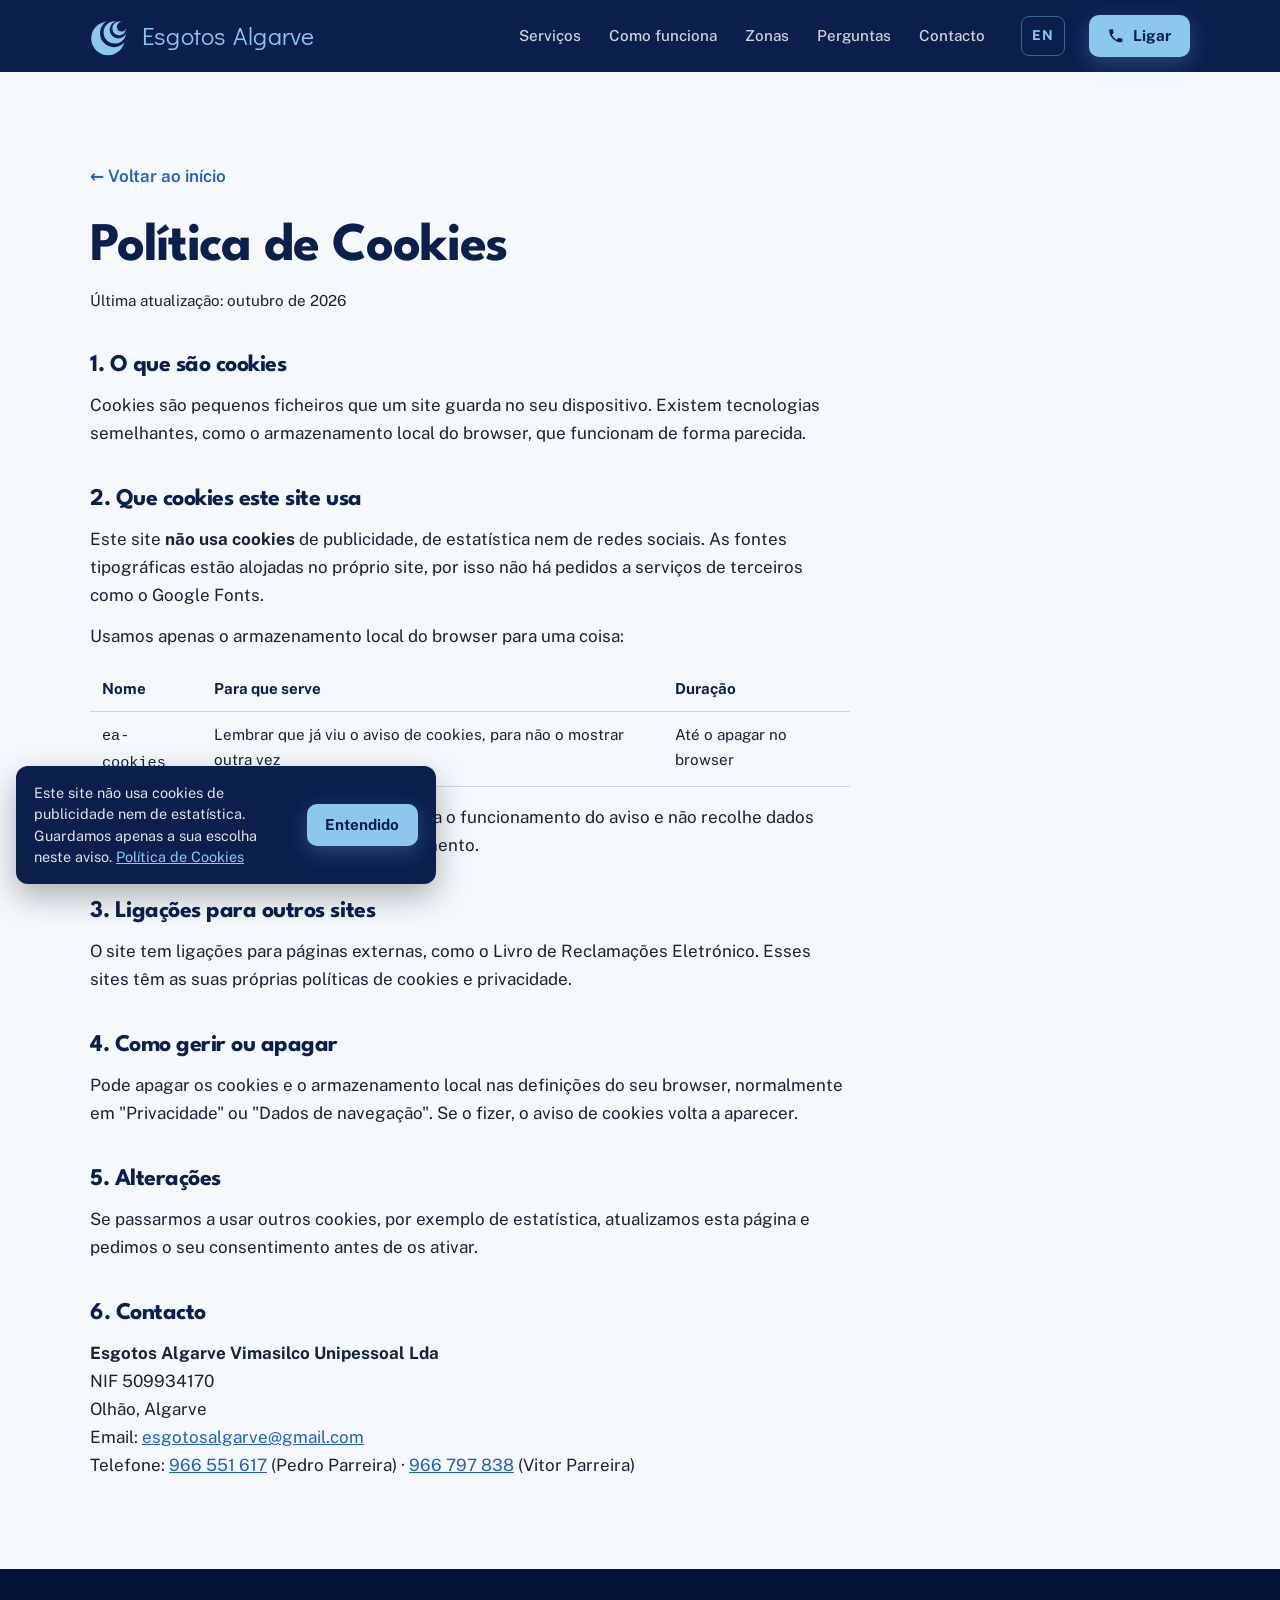
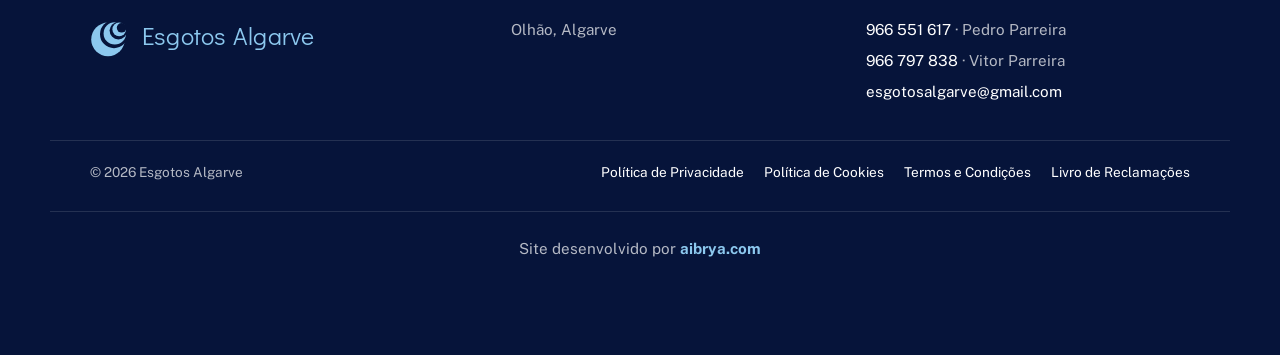
<file: cookies.html>
<!doctype html>
<html lang="pt-PT">
<head>
  <meta charset="utf-8">
  <meta name="viewport" content="width=device-width, initial-scale=1">
  <title>Política de Cookies | Esgotos Algarve</title>
  <meta name="description" content="Que cookies e tecnologias semelhantes este site usa.">
  <meta name="theme-color" content="#0B1F4D">
  <link rel="icon" href="assets/favicon.svg" type="image/svg+xml">
  <link rel="stylesheet" href="assets/fonts.css">
  <link rel="stylesheet" href="styles.css">
</head>
<body>
  <a class="skip" href="#conteudo">Saltar para o conteúdo</a>

  <!-- Símbolo do logótipo (redesenhado em vetor) -->
  <svg width="0" height="0" style="position:absolute" aria-hidden="true" focusable="false">
    <defs>
      <mask id="lg-m1" maskUnits="userSpaceOnUse" x="0" y="0" width="100" height="100"><rect width="100" height="100" fill="#fff"/><circle cx="60" cy="43" r="35" fill="#000"/></mask>
      <mask id="lg-m2" maskUnits="userSpaceOnUse" x="0" y="0" width="100" height="100"><rect width="100" height="100" fill="#fff"/><circle cx="71" cy="34" r="22" fill="#000"/></mask>
      <mask id="lg-m3" maskUnits="userSpaceOnUse" x="0" y="0" width="100" height="100"><rect width="100" height="100" fill="#fff"/><circle cx="79" cy="27" r="12" fill="#000"/></mask>
      <symbol id="logo-mark" viewBox="0 0 100 100">
        <circle cx="45" cy="56" r="42" fill="currentColor" mask="url(#lg-m1)"/>
        <circle cx="62" cy="41" r="28" fill="currentColor" mask="url(#lg-m2)"/>
        <circle cx="73" cy="31" r="17" fill="currentColor" mask="url(#lg-m3)"/>
      </symbol>
    </defs>
  </svg>

  <header class="topbar" id="topo">
    <div class="wrap topbar__inner">
      <a class="brand" href="index.html" aria-label="Esgotos Algarve, início">
        <svg class="brand__mark" aria-hidden="true"><use href="#logo-mark"/></svg>
        <span class="brand__name">Esgotos Algarve</span>
      </a>
      <nav class="nav" aria-label="Principal">
        <button class="nav__toggle" aria-expanded="false" aria-controls="menu">
          <span class="sr-only">Abrir menu</span>
          <span class="nav__bars" aria-hidden="true"></span>
        </button>
        <ul id="menu" class="nav__list">
          <li><a href="index.html#servicos">Serviços</a></li>
          <li><a href="index.html#como-funciona">Como funciona</a></li>
          <li><a href="index.html#zonas">Zonas</a></li>
          <li><a href="index.html#perguntas">Perguntas</a></li>
          <li><a href="index.html#orcamento">Contacto</a></li>
        </ul>
      </nav>
      <a class="lang" href="en/" hreflang="en" lang="en" aria-label="English version">EN</a>
      <a class="btn btn--ceu btn--sm topbar__call" href="tel:+351966551617">
        <svg viewBox="0 0 24 24" aria-hidden="true"><path d="M6.6 10.8a15.1 15.1 0 0 0 6.6 6.6l2.2-2.2a1 1 0 0 1 1-.25 11.4 11.4 0 0 0 3.6.57 1 1 0 0 1 1 1V20a1 1 0 0 1-1 1A17 17 0 0 1 3 4a1 1 0 0 1 1-1h3.5a1 1 0 0 1 1 1c0 1.25.2 2.45.57 3.57a1 1 0 0 1-.25 1z"/></svg>
        <span>Ligar</span>
      </a>
    </div>
  </header>

  <main id="conteudo" class="legal">
    <div class="wrap">
      <a class="back" href="index.html">← Voltar ao início</a>
      <article class="legal__body">
        <h1>Política de Cookies</h1>
        <p class="legal__date">Última atualização: outubro de 2026</p>

        <h2>1. O que são cookies</h2>
        <p>Cookies são pequenos ficheiros que um site guarda no seu dispositivo. Existem tecnologias semelhantes, como o armazenamento local do browser, que funcionam de forma parecida.</p>

        <h2>2. Que cookies este site usa</h2>
        <p>Este site <strong>não usa cookies</strong> de publicidade, de estatística nem de redes sociais. As fontes tipográficas estão alojadas no próprio site, por isso não há pedidos a serviços de terceiros como o Google Fonts.</p>
        <p>Usamos apenas o armazenamento local do browser para uma coisa:</p>
        <table>
          <thead><tr><th>Nome</th><th>Para que serve</th><th>Duração</th></tr></thead>
          <tbody>
            <tr><td><code>ea-cookies</code></td><td>Lembrar que já viu o aviso de cookies, para não o mostrar outra vez</td><td>Até o apagar no browser</td></tr>
          </tbody>
        </table>
        <p>Este registo é estritamente necessário para o funcionamento do aviso e não recolhe dados pessoais, por isso não precisa de consentimento.</p>

        <h2>3. Ligações para outros sites</h2>
        <p>O site tem ligações para páginas externas, como o Livro de Reclamações Eletrónico. Esses sites têm as suas próprias políticas de cookies e privacidade.</p>

        <h2>4. Como gerir ou apagar</h2>
        <p>Pode apagar os cookies e o armazenamento local nas definições do seu browser, normalmente em "Privacidade" ou "Dados de navegação". Se o fizer, o aviso de cookies volta a aparecer.</p>

        <h2>5. Alterações</h2>
        <p>Se passarmos a usar outros cookies, por exemplo de estatística, atualizamos esta página e pedimos o seu consentimento antes de os ativar.</p>

        <h2>6. Contacto</h2>
        <p><strong>Esgotos Algarve Vimasilco Unipessoal Lda</strong><br>
        NIF 509934170<br>
        Olhão, Algarve<br>
        Email: <a href="mailto:esgotosalgarve@gmail.com">esgotosalgarve@gmail.com</a><br>
        Telefone: <a href="tel:+351966551617">966 551 617</a> (Pedro Parreira) · <a href="tel:+351966797838">966 797 838</a> (Vitor Parreira)</p>
      </article>
    </div>
  </main>

  <footer class="footer">
    <div class="wrap footer__grid">
      <div>
        <a class="brand" href="index.html" aria-label="Esgotos Algarve, voltar ao topo">
          <svg class="brand__mark" aria-hidden="true"><use href="#logo-mark"/></svg>
          <span class="brand__name">Esgotos Algarve</span>
        </a>
      </div>
      <div>
        <p>Olhão, Algarve</p>
      </div>
      <div>
        <p><a href="tel:+351966551617">966 551 617</a> · Pedro Parreira</p>
        <p><a href="tel:+351966797838">966 797 838</a> · Vitor Parreira</p>
        <p><a href="mailto:esgotosalgarve@gmail.com">esgotosalgarve@gmail.com</a></p>
      </div>
    </div>
    <div class="wrap footer__legal">
      <p>© <span id="ano">2026</span> Esgotos Algarve</p>
      <ul class="footer__links" role="list">
        <li><a href="privacidade.html">Política de Privacidade</a></li>
        <li><a href="cookies.html">Política de Cookies</a></li>
        <li><a href="termos.html">Termos e Condições</a></li>
        <li><a href="https://www.livroreclamacoes.pt" rel="noopener" target="_blank">Livro de Reclamações</a></li>
      </ul>
    </div>
    <div class="wrap footer__credit">
      <p>Site desenvolvido por <a href="https://aibrya.com" rel="noopener" target="_blank">aibrya.com</a></p>
    </div>
  </footer>

  <div class="cookies" role="region" aria-label="Aviso de cookies" hidden>
    <p>Este site não usa cookies de publicidade nem de estatística. Guardamos apenas a sua escolha neste aviso. <a href="cookies.html">Política de Cookies</a></p>
    <button type="button" class="btn btn--ceu btn--sm" data-cookies-ok>Entendido</button>
  </div>

  <script src="script.js"></script>
</body>
</html>
</file>
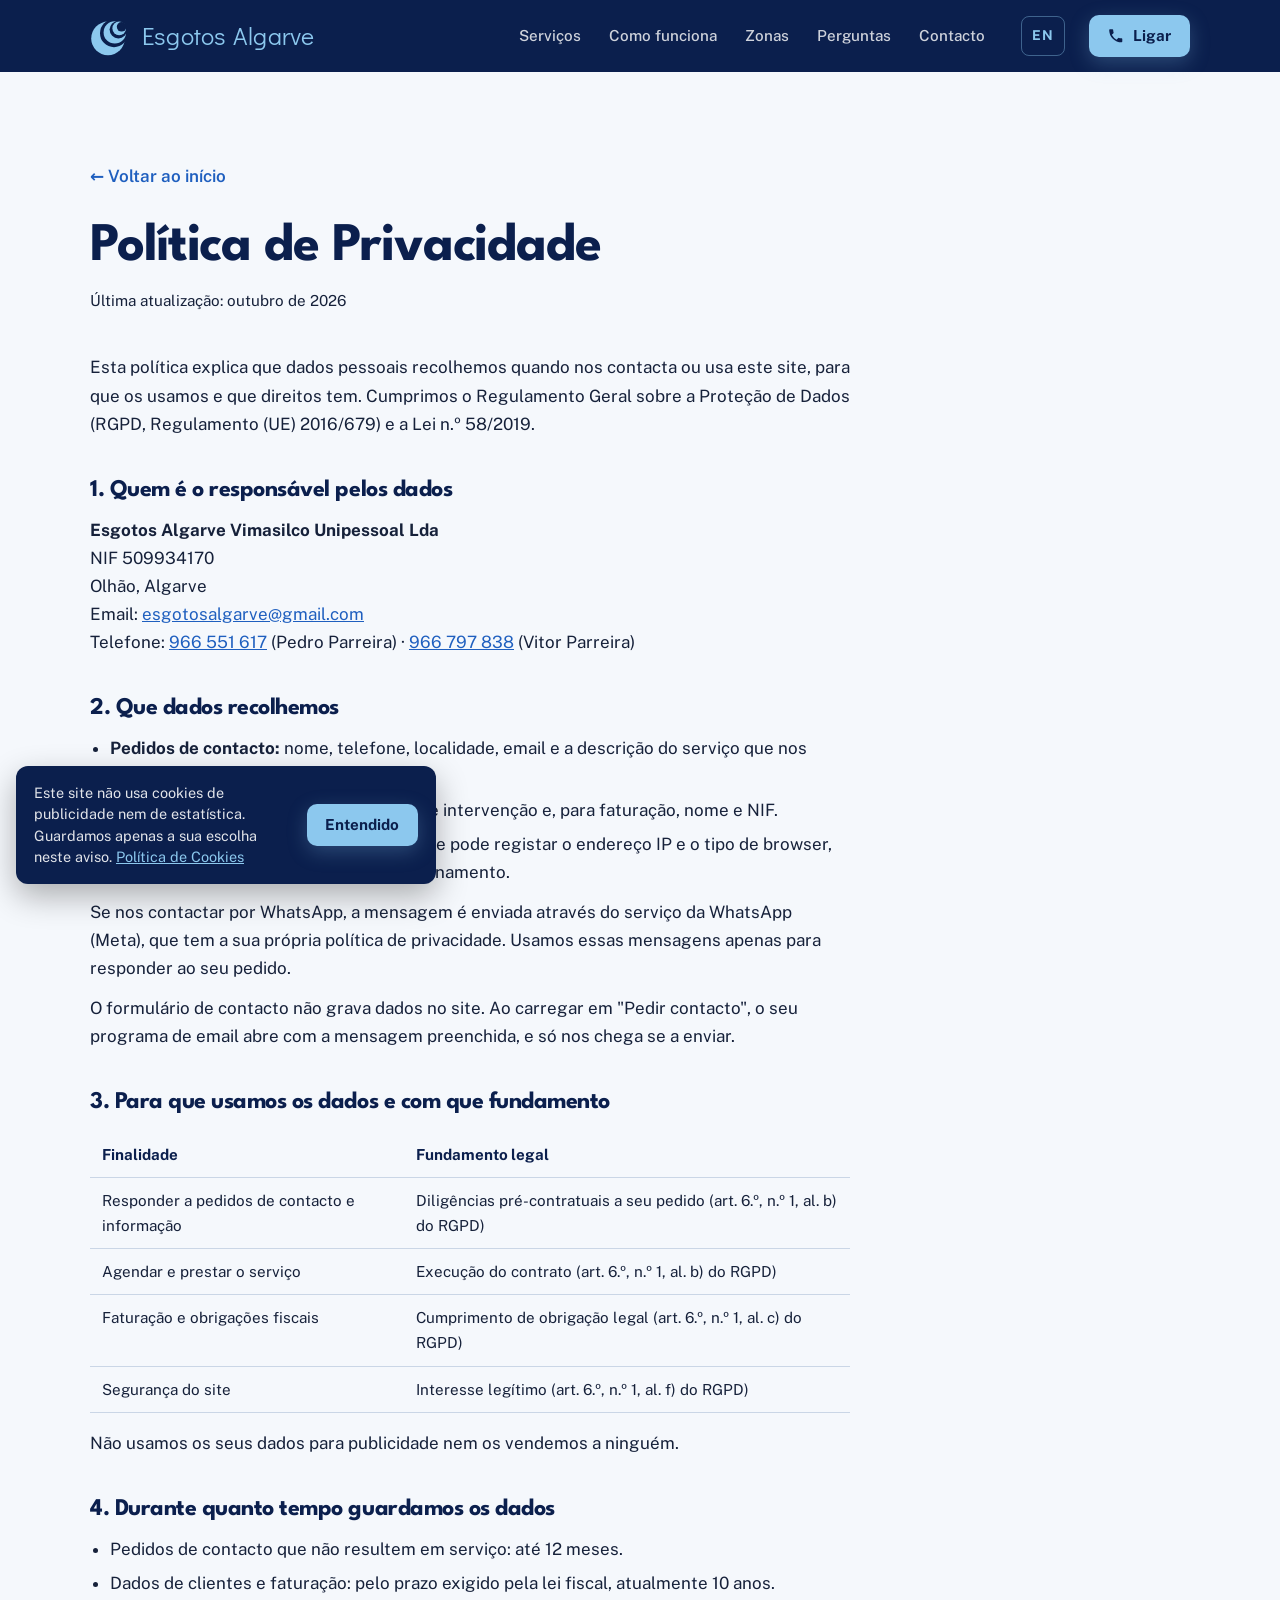
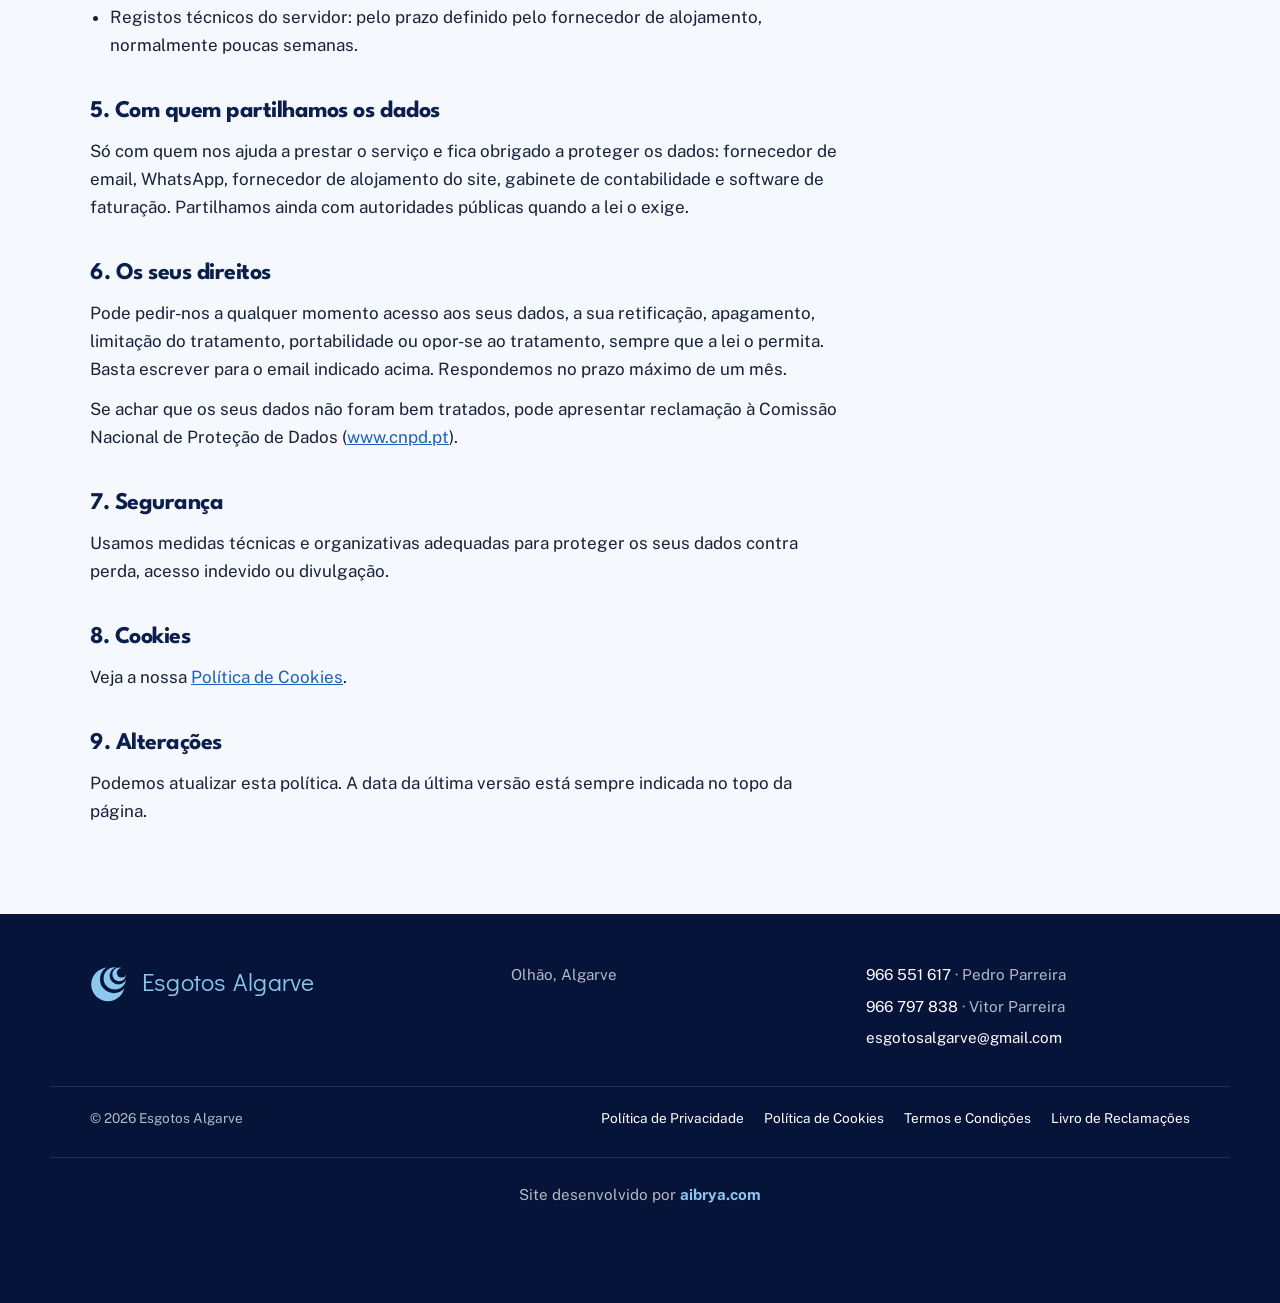
<file: privacidade.html>
<!doctype html>
<html lang="pt-PT">
<head>
  <meta charset="utf-8">
  <meta name="viewport" content="width=device-width, initial-scale=1">
  <title>Política de Privacidade | Esgotos Algarve</title>
  <meta name="description" content="Como a Esgotos Algarve trata os seus dados pessoais.">
  <meta name="theme-color" content="#0B1F4D">
  <link rel="icon" href="assets/favicon.svg" type="image/svg+xml">
  <link rel="stylesheet" href="assets/fonts.css">
  <link rel="stylesheet" href="styles.css">
</head>
<body>
  <a class="skip" href="#conteudo">Saltar para o conteúdo</a>

  <!-- Símbolo do logótipo (redesenhado em vetor) -->
  <svg width="0" height="0" style="position:absolute" aria-hidden="true" focusable="false">
    <defs>
      <mask id="lg-m1" maskUnits="userSpaceOnUse" x="0" y="0" width="100" height="100"><rect width="100" height="100" fill="#fff"/><circle cx="60" cy="43" r="35" fill="#000"/></mask>
      <mask id="lg-m2" maskUnits="userSpaceOnUse" x="0" y="0" width="100" height="100"><rect width="100" height="100" fill="#fff"/><circle cx="71" cy="34" r="22" fill="#000"/></mask>
      <mask id="lg-m3" maskUnits="userSpaceOnUse" x="0" y="0" width="100" height="100"><rect width="100" height="100" fill="#fff"/><circle cx="79" cy="27" r="12" fill="#000"/></mask>
      <symbol id="logo-mark" viewBox="0 0 100 100">
        <circle cx="45" cy="56" r="42" fill="currentColor" mask="url(#lg-m1)"/>
        <circle cx="62" cy="41" r="28" fill="currentColor" mask="url(#lg-m2)"/>
        <circle cx="73" cy="31" r="17" fill="currentColor" mask="url(#lg-m3)"/>
      </symbol>
    </defs>
  </svg>

  <header class="topbar" id="topo">
    <div class="wrap topbar__inner">
      <a class="brand" href="index.html" aria-label="Esgotos Algarve, início">
        <svg class="brand__mark" aria-hidden="true"><use href="#logo-mark"/></svg>
        <span class="brand__name">Esgotos Algarve</span>
      </a>
      <nav class="nav" aria-label="Principal">
        <button class="nav__toggle" aria-expanded="false" aria-controls="menu">
          <span class="sr-only">Abrir menu</span>
          <span class="nav__bars" aria-hidden="true"></span>
        </button>
        <ul id="menu" class="nav__list">
          <li><a href="index.html#servicos">Serviços</a></li>
          <li><a href="index.html#como-funciona">Como funciona</a></li>
          <li><a href="index.html#zonas">Zonas</a></li>
          <li><a href="index.html#perguntas">Perguntas</a></li>
          <li><a href="index.html#orcamento">Contacto</a></li>
        </ul>
      </nav>
      <a class="lang" href="en/" hreflang="en" lang="en" aria-label="English version">EN</a>
      <a class="btn btn--ceu btn--sm topbar__call" href="tel:+351966551617">
        <svg viewBox="0 0 24 24" aria-hidden="true"><path d="M6.6 10.8a15.1 15.1 0 0 0 6.6 6.6l2.2-2.2a1 1 0 0 1 1-.25 11.4 11.4 0 0 0 3.6.57 1 1 0 0 1 1 1V20a1 1 0 0 1-1 1A17 17 0 0 1 3 4a1 1 0 0 1 1-1h3.5a1 1 0 0 1 1 1c0 1.25.2 2.45.57 3.57a1 1 0 0 1-.25 1z"/></svg>
        <span>Ligar</span>
      </a>
    </div>
  </header>

  <main id="conteudo" class="legal">
    <div class="wrap">
      <a class="back" href="index.html">← Voltar ao início</a>
      <article class="legal__body">
        <h1>Política de Privacidade</h1>
        <p class="legal__date">Última atualização: outubro de 2026</p>

        <p>Esta política explica que dados pessoais recolhemos quando nos contacta ou usa este site, para que os usamos e que direitos tem. Cumprimos o Regulamento Geral sobre a Proteção de Dados (RGPD, Regulamento (UE) 2016/679) e a Lei n.º 58/2019.</p>

        <h2>1. Quem é o responsável pelos dados</h2>
        <p><strong>Esgotos Algarve Vimasilco Unipessoal Lda</strong><br>
        NIF 509934170<br>
        Olhão, Algarve<br>
        Email: <a href="mailto:esgotosalgarve@gmail.com">esgotosalgarve@gmail.com</a><br>
        Telefone: <a href="tel:+351966551617">966 551 617</a> (Pedro Parreira) · <a href="tel:+351966797838">966 797 838</a> (Vitor Parreira)</p>

        <h2>2. Que dados recolhemos</h2>
        <ul>
          <li><strong>Pedidos de contacto:</strong> nome, telefone, localidade, email e a descrição do serviço que nos envia por formulário, email ou telefone.</li>
          <li><strong>Prestação do serviço:</strong> morada do local de intervenção e, para faturação, nome e NIF.</li>
          <li><strong>Dados técnicos:</strong> o servidor que aloja o site pode registar o endereço IP e o tipo de browser, apenas por razões de segurança e funcionamento.</li>
        </ul>
        <p>Se nos contactar por WhatsApp, a mensagem é enviada através do serviço da WhatsApp (Meta), que tem a sua própria política de privacidade. Usamos essas mensagens apenas para responder ao seu pedido.</p>
        <p>O formulário de contacto não grava dados no site. Ao carregar em "Pedir contacto", o seu programa de email abre com a mensagem preenchida, e só nos chega se a enviar.</p>

        <h2>3. Para que usamos os dados e com que fundamento</h2>
        <table>
          <thead><tr><th>Finalidade</th><th>Fundamento legal</th></tr></thead>
          <tbody>
            <tr><td>Responder a pedidos de contacto e informação</td><td>Diligências pré-contratuais a seu pedido (art. 6.º, n.º 1, al. b) do RGPD)</td></tr>
            <tr><td>Agendar e prestar o serviço</td><td>Execução do contrato (art. 6.º, n.º 1, al. b) do RGPD)</td></tr>
            <tr><td>Faturação e obrigações fiscais</td><td>Cumprimento de obrigação legal (art. 6.º, n.º 1, al. c) do RGPD)</td></tr>
            <tr><td>Segurança do site</td><td>Interesse legítimo (art. 6.º, n.º 1, al. f) do RGPD)</td></tr>
          </tbody>
        </table>
        <p>Não usamos os seus dados para publicidade nem os vendemos a ninguém.</p>

        <h2>4. Durante quanto tempo guardamos os dados</h2>
        <ul>
          <li>Pedidos de contacto que não resultem em serviço: até 12 meses.</li>
          <li>Dados de clientes e faturação: pelo prazo exigido pela lei fiscal, atualmente 10 anos.</li>
          <li>Registos técnicos do servidor: pelo prazo definido pelo fornecedor de alojamento, normalmente poucas semanas.</li>
        </ul>

        <h2>5. Com quem partilhamos os dados</h2>
        <p>Só com quem nos ajuda a prestar o serviço e fica obrigado a proteger os dados: fornecedor de email, WhatsApp, fornecedor de alojamento do site, gabinete de contabilidade e software de faturação. Partilhamos ainda com autoridades públicas quando a lei o exige.</p>

        <h2>6. Os seus direitos</h2>
        <p>Pode pedir-nos a qualquer momento acesso aos seus dados, a sua retificação, apagamento, limitação do tratamento, portabilidade ou opor-se ao tratamento, sempre que a lei o permita. Basta escrever para o email indicado acima. Respondemos no prazo máximo de um mês.</p>
        <p>Se achar que os seus dados não foram bem tratados, pode apresentar reclamação à Comissão Nacional de Proteção de Dados (<a href="https://www.cnpd.pt" rel="noopener" target="_blank">www.cnpd.pt</a>).</p>

        <h2>7. Segurança</h2>
        <p>Usamos medidas técnicas e organizativas adequadas para proteger os seus dados contra perda, acesso indevido ou divulgação.</p>

        <h2>8. Cookies</h2>
        <p>Veja a nossa <a href="cookies.html">Política de Cookies</a>.</p>

        <h2>9. Alterações</h2>
        <p>Podemos atualizar esta política. A data da última versão está sempre indicada no topo da página.</p>
      </article>
    </div>
  </main>

  <footer class="footer">
    <div class="wrap footer__grid">
      <div>
        <a class="brand" href="index.html" aria-label="Esgotos Algarve, voltar ao topo">
          <svg class="brand__mark" aria-hidden="true"><use href="#logo-mark"/></svg>
          <span class="brand__name">Esgotos Algarve</span>
        </a>
      </div>
      <div>
        <p>Olhão, Algarve</p>
      </div>
      <div>
        <p><a href="tel:+351966551617">966 551 617</a> · Pedro Parreira</p>
        <p><a href="tel:+351966797838">966 797 838</a> · Vitor Parreira</p>
        <p><a href="mailto:esgotosalgarve@gmail.com">esgotosalgarve@gmail.com</a></p>
      </div>
    </div>
    <div class="wrap footer__legal">
      <p>© <span id="ano">2026</span> Esgotos Algarve</p>
      <ul class="footer__links" role="list">
        <li><a href="privacidade.html">Política de Privacidade</a></li>
        <li><a href="cookies.html">Política de Cookies</a></li>
        <li><a href="termos.html">Termos e Condições</a></li>
        <li><a href="https://www.livroreclamacoes.pt" rel="noopener" target="_blank">Livro de Reclamações</a></li>
      </ul>
    </div>
    <div class="wrap footer__credit">
      <p>Site desenvolvido por <a href="https://aibrya.com" rel="noopener" target="_blank">aibrya.com</a></p>
    </div>
  </footer>

  <div class="cookies" role="region" aria-label="Aviso de cookies" hidden>
    <p>Este site não usa cookies de publicidade nem de estatística. Guardamos apenas a sua escolha neste aviso. <a href="cookies.html">Política de Cookies</a></p>
    <button type="button" class="btn btn--ceu btn--sm" data-cookies-ok>Entendido</button>
  </div>

  <script src="script.js"></script>
</body>
</html>
</file>
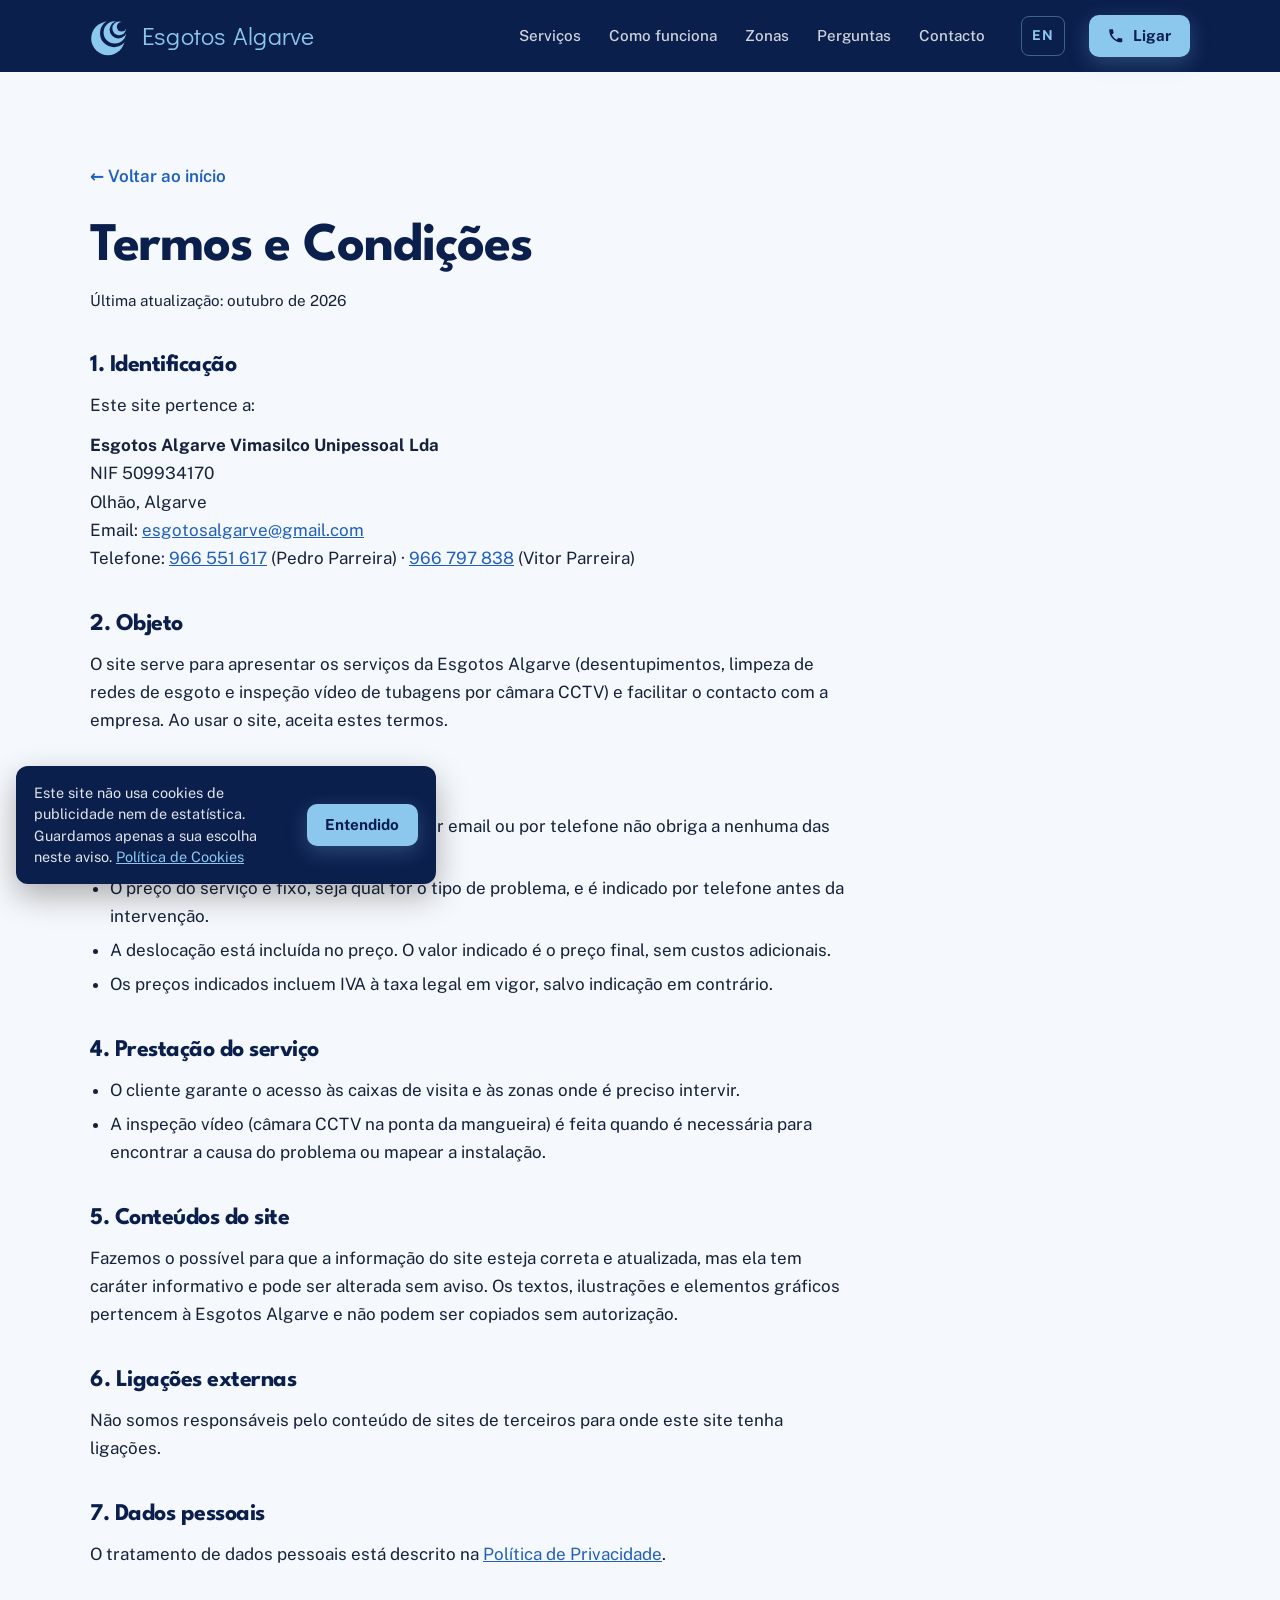
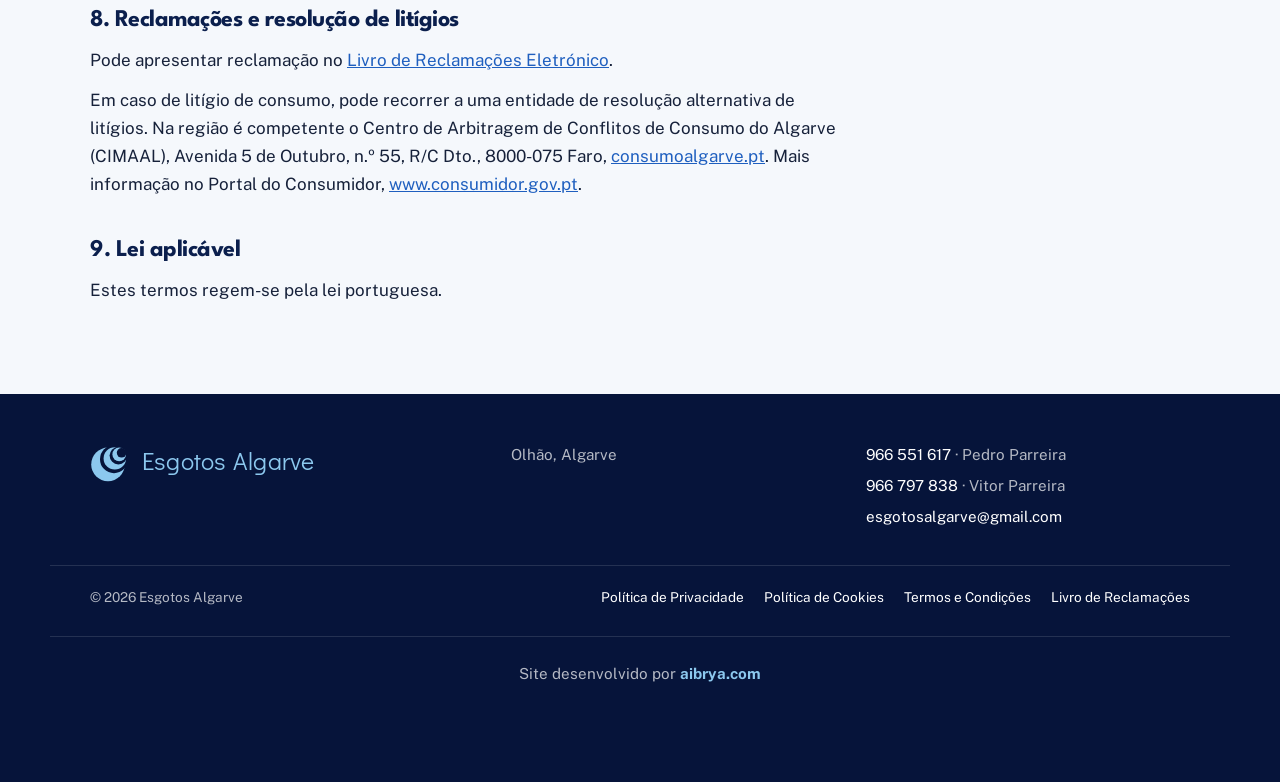
<file: termos.html>
<!doctype html>
<html lang="pt-PT">
<head>
  <meta charset="utf-8">
  <meta name="viewport" content="width=device-width, initial-scale=1">
  <title>Termos e Condições | Esgotos Algarve</title>
  <meta name="description" content="Condições de utilização do site e dos serviços da Esgotos Algarve.">
  <meta name="theme-color" content="#0B1F4D">
  <link rel="icon" href="assets/favicon.svg" type="image/svg+xml">
  <link rel="stylesheet" href="assets/fonts.css">
  <link rel="stylesheet" href="styles.css">
</head>
<body>
  <a class="skip" href="#conteudo">Saltar para o conteúdo</a>

  <!-- Símbolo do logótipo (redesenhado em vetor) -->
  <svg width="0" height="0" style="position:absolute" aria-hidden="true" focusable="false">
    <defs>
      <mask id="lg-m1" maskUnits="userSpaceOnUse" x="0" y="0" width="100" height="100"><rect width="100" height="100" fill="#fff"/><circle cx="60" cy="43" r="35" fill="#000"/></mask>
      <mask id="lg-m2" maskUnits="userSpaceOnUse" x="0" y="0" width="100" height="100"><rect width="100" height="100" fill="#fff"/><circle cx="71" cy="34" r="22" fill="#000"/></mask>
      <mask id="lg-m3" maskUnits="userSpaceOnUse" x="0" y="0" width="100" height="100"><rect width="100" height="100" fill="#fff"/><circle cx="79" cy="27" r="12" fill="#000"/></mask>
      <symbol id="logo-mark" viewBox="0 0 100 100">
        <circle cx="45" cy="56" r="42" fill="currentColor" mask="url(#lg-m1)"/>
        <circle cx="62" cy="41" r="28" fill="currentColor" mask="url(#lg-m2)"/>
        <circle cx="73" cy="31" r="17" fill="currentColor" mask="url(#lg-m3)"/>
      </symbol>
    </defs>
  </svg>

  <header class="topbar" id="topo">
    <div class="wrap topbar__inner">
      <a class="brand" href="index.html" aria-label="Esgotos Algarve, início">
        <svg class="brand__mark" aria-hidden="true"><use href="#logo-mark"/></svg>
        <span class="brand__name">Esgotos Algarve</span>
      </a>
      <nav class="nav" aria-label="Principal">
        <button class="nav__toggle" aria-expanded="false" aria-controls="menu">
          <span class="sr-only">Abrir menu</span>
          <span class="nav__bars" aria-hidden="true"></span>
        </button>
        <ul id="menu" class="nav__list">
          <li><a href="index.html#servicos">Serviços</a></li>
          <li><a href="index.html#como-funciona">Como funciona</a></li>
          <li><a href="index.html#zonas">Zonas</a></li>
          <li><a href="index.html#perguntas">Perguntas</a></li>
          <li><a href="index.html#orcamento">Contacto</a></li>
        </ul>
      </nav>
      <a class="lang" href="en/" hreflang="en" lang="en" aria-label="English version">EN</a>
      <a class="btn btn--ceu btn--sm topbar__call" href="tel:+351966551617">
        <svg viewBox="0 0 24 24" aria-hidden="true"><path d="M6.6 10.8a15.1 15.1 0 0 0 6.6 6.6l2.2-2.2a1 1 0 0 1 1-.25 11.4 11.4 0 0 0 3.6.57 1 1 0 0 1 1 1V20a1 1 0 0 1-1 1A17 17 0 0 1 3 4a1 1 0 0 1 1-1h3.5a1 1 0 0 1 1 1c0 1.25.2 2.45.57 3.57a1 1 0 0 1-.25 1z"/></svg>
        <span>Ligar</span>
      </a>
    </div>
  </header>

  <main id="conteudo" class="legal">
    <div class="wrap">
      <a class="back" href="index.html">← Voltar ao início</a>
      <article class="legal__body">
        <h1>Termos e Condições</h1>
        <p class="legal__date">Última atualização: outubro de 2026</p>

        <h2>1. Identificação</h2>
        <p>Este site pertence a:</p>
        <p><strong>Esgotos Algarve Vimasilco Unipessoal Lda</strong><br>
        NIF 509934170<br>
        Olhão, Algarve<br>
        Email: <a href="mailto:esgotosalgarve@gmail.com">esgotosalgarve@gmail.com</a><br>
        Telefone: <a href="tel:+351966551617">966 551 617</a> (Pedro Parreira) · <a href="tel:+351966797838">966 797 838</a> (Vitor Parreira)</p>

        <h2>2. Objeto</h2>
        <p>O site serve para apresentar os serviços da Esgotos Algarve (desentupimentos, limpeza de redes de esgoto e inspeção vídeo de tubagens por câmara CCTV) e facilitar o contacto com a empresa. Ao usar o site, aceita estes termos.</p>

        <h2>3. Preços</h2>
        <ul>
          <li>Um pedido de contacto feito pelo site, por email ou por telefone não obriga a nenhuma das partes.</li>
          <li>O preço do serviço é fixo, seja qual for o tipo de problema, e é indicado por telefone antes da intervenção.</li>
          <li>A deslocação está incluída no preço. O valor indicado é o preço final, sem custos adicionais.</li>
          <li>Os preços indicados incluem IVA à taxa legal em vigor, salvo indicação em contrário.</li>
        </ul>

        <h2>4. Prestação do serviço</h2>
        <ul>
          <li>O cliente garante o acesso às caixas de visita e às zonas onde é preciso intervir.</li>
          <li>A inspeção vídeo (câmara CCTV na ponta da mangueira) é feita quando é necessária para encontrar a causa do problema ou mapear a instalação.</li>
        </ul>

        <h2>5. Conteúdos do site</h2>
        <p>Fazemos o possível para que a informação do site esteja correta e atualizada, mas ela tem caráter informativo e pode ser alterada sem aviso. Os textos, ilustrações e elementos gráficos pertencem à Esgotos Algarve e não podem ser copiados sem autorização.</p>

        <h2>6. Ligações externas</h2>
        <p>Não somos responsáveis pelo conteúdo de sites de terceiros para onde este site tenha ligações.</p>

        <h2>7. Dados pessoais</h2>
        <p>O tratamento de dados pessoais está descrito na <a href="privacidade.html">Política de Privacidade</a>.</p>

        <h2>8. Reclamações e resolução de litígios</h2>
        <p>Pode apresentar reclamação no <a href="https://www.livroreclamacoes.pt" rel="noopener" target="_blank">Livro de Reclamações Eletrónico</a>.</p>
        <p>Em caso de litígio de consumo, pode recorrer a uma entidade de resolução alternativa de litígios. Na região é competente o Centro de Arbitragem de Conflitos de Consumo do Algarve (CIMAAL), Avenida 5 de Outubro, n.º 55, R/C Dto., 8000-075 Faro, <a href="https://consumoalgarve.pt" rel="noopener" target="_blank">consumoalgarve.pt</a>. Mais informação no Portal do Consumidor, <a href="https://www.consumidor.gov.pt" rel="noopener" target="_blank">www.consumidor.gov.pt</a>.</p>

        <h2>9. Lei aplicável</h2>
        <p>Estes termos regem-se pela lei portuguesa.</p>
      </article>
    </div>
  </main>

  <footer class="footer">
    <div class="wrap footer__grid">
      <div>
        <a class="brand" href="index.html" aria-label="Esgotos Algarve, voltar ao topo">
          <svg class="brand__mark" aria-hidden="true"><use href="#logo-mark"/></svg>
          <span class="brand__name">Esgotos Algarve</span>
        </a>
      </div>
      <div>
        <p>Olhão, Algarve</p>
      </div>
      <div>
        <p><a href="tel:+351966551617">966 551 617</a> · Pedro Parreira</p>
        <p><a href="tel:+351966797838">966 797 838</a> · Vitor Parreira</p>
        <p><a href="mailto:esgotosalgarve@gmail.com">esgotosalgarve@gmail.com</a></p>
      </div>
    </div>
    <div class="wrap footer__legal">
      <p>© <span id="ano">2026</span> Esgotos Algarve</p>
      <ul class="footer__links" role="list">
        <li><a href="privacidade.html">Política de Privacidade</a></li>
        <li><a href="cookies.html">Política de Cookies</a></li>
        <li><a href="termos.html">Termos e Condições</a></li>
        <li><a href="https://www.livroreclamacoes.pt" rel="noopener" target="_blank">Livro de Reclamações</a></li>
      </ul>
    </div>
    <div class="wrap footer__credit">
      <p>Site desenvolvido por <a href="https://aibrya.com" rel="noopener" target="_blank">aibrya.com</a></p>
    </div>
  </footer>

  <div class="cookies" role="region" aria-label="Aviso de cookies" hidden>
    <p>Este site não usa cookies de publicidade nem de estatística. Guardamos apenas a sua escolha neste aviso. <a href="cookies.html">Política de Cookies</a></p>
    <button type="button" class="btn btn--ceu btn--sm" data-cookies-ok>Entendido</button>
  </div>

  <script src="script.js"></script>
</body>
</html>
</file>
<file: assets/fonts.css>
@font-face {
  font-family: 'Didact Gothic';
  font-style: normal;
  font-weight: 400;
  font-display: swap;
  src: url(fonts/DidactGothic.woff2) format('woff2');
  unicode-range: U+0000-00FF, U+0131, U+0152-0153, U+02BB-02BC, U+02C6, U+02DA, U+02DC, U+0304, U+0308, U+0329, U+2000-206F, U+20AC, U+2122, U+2191, U+2193, U+2212, U+2215, U+FEFF, U+FFFD;
}
@font-face {
  font-family: 'League Spartan';
  font-style: normal;
  font-weight: 600;
  font-display: swap;
  src: url(fonts/LeagueSpartan.woff2) format('woff2');
  unicode-range: U+0000-00FF, U+0131, U+0152-0153, U+02BB-02BC, U+02C6, U+02DA, U+02DC, U+0304, U+0308, U+0329, U+2000-206F, U+20AC, U+2122, U+2191, U+2193, U+2212, U+2215, U+FEFF, U+FFFD;
}
@font-face {
  font-family: 'League Spartan';
  font-style: normal;
  font-weight: 700;
  font-display: swap;
  src: url(fonts/LeagueSpartan.woff2) format('woff2');
  unicode-range: U+0000-00FF, U+0131, U+0152-0153, U+02BB-02BC, U+02C6, U+02DA, U+02DC, U+0304, U+0308, U+0329, U+2000-206F, U+20AC, U+2122, U+2191, U+2193, U+2212, U+2215, U+FEFF, U+FFFD;
}
@font-face {
  font-family: 'Public Sans';
  font-style: normal;
  font-weight: 400;
  font-display: swap;
  src: url(fonts/PublicSans.woff2) format('woff2');
  unicode-range: U+0000-00FF, U+0131, U+0152-0153, U+02BB-02BC, U+02C6, U+02DA, U+02DC, U+0304, U+0308, U+0329, U+2000-206F, U+20AC, U+2122, U+2191, U+2193, U+2212, U+2215, U+FEFF, U+FFFD;
}
@font-face {
  font-family: 'Public Sans';
  font-style: normal;
  font-weight: 500;
  font-display: swap;
  src: url(fonts/PublicSans.woff2) format('woff2');
  unicode-range: U+0000-00FF, U+0131, U+0152-0153, U+02BB-02BC, U+02C6, U+02DA, U+02DC, U+0304, U+0308, U+0329, U+2000-206F, U+20AC, U+2122, U+2191, U+2193, U+2212, U+2215, U+FEFF, U+FFFD;
}
@font-face {
  font-family: 'Public Sans';
  font-style: normal;
  font-weight: 600;
  font-display: swap;
  src: url(fonts/PublicSans.woff2) format('woff2');
  unicode-range: U+0000-00FF, U+0131, U+0152-0153, U+02BB-02BC, U+02C6, U+02DA, U+02DC, U+0304, U+0308, U+0329, U+2000-206F, U+20AC, U+2122, U+2191, U+2193, U+2212, U+2215, U+FEFF, U+FFFD;
}
@font-face {
  font-family: 'Public Sans';
  font-style: normal;
  font-weight: 700;
  font-display: swap;
  src: url(fonts/PublicSans.woff2) format('woff2');
  unicode-range: U+0000-00FF, U+0131, U+0152-0153, U+02BB-02BC, U+02C6, U+02DA, U+02DC, U+0304, U+0308, U+0329, U+2000-206F, U+20AC, U+2122, U+2191, U+2193, U+2212, U+2215, U+FEFF, U+FFFD;
}
</file>
<file: styles.css>
/* =========================================================
   Esgotos Algarve, sistema de tokens (a partir do logótipo)
   Branco (60%) · Marinho/Azul (30%) · Céu (10%, botões e destaques)
   ========================================================= */
:root {
  --branco: #F5F8FC;       /* fundo dominante */
  --nevoa: #E8EFF8;        /* fundos suaves, ícones */
  --marinho: #0B1F4D;      /* azul-escuro do fundo do logótipo */
  --marinho-2: #143272;
  --azul: #1F5FBF;         /* azul de marca para texto e ícones em fundo claro */
  --ceu: #8CC8EE;          /* azul-claro do símbolo e do nome */
  --ceu-hover: #B3DBF5;
  --tinta: #16213A;        /* texto */
  --tinta-2: #4A5875;      /* texto secundário */
  --linha: #CAD6E6;

  --f-display: "League Spartan", "Futura", "Century Gothic", sans-serif;
  --f-logo: "Didact Gothic", "Century Gothic", "Futura", sans-serif;
  --f-body: "Public Sans", system-ui, -apple-system, "Segoe UI", sans-serif;

  --r: 10px;
  --wrap: 1180px;
  --gutter: clamp(16px, 4vw, 40px);
  --sec-y: clamp(64px, 9vw, 120px);
  --shadow: 0 1px 2px rgb(11 31 77 / .06), 0 8px 24px rgb(11 31 77 / .08);
  /* linhas onduladas do fundo da marca */
  --ondas: url("data:image/svg+xml,%3Csvg xmlns='http://www.w3.org/2000/svg' width='240' height='14' viewBox='0 0 240 14'%3E%3Cpath d='M0 7 C40 1 80 1 120 7 S200 13 240 7' fill='none' stroke='%238CC8EE' stroke-opacity='.13' stroke-width='1'/%3E%3C/svg%3E");
}

*, *::before, *::after { box-sizing: border-box; }
html { scroll-behavior: smooth; -webkit-text-size-adjust: 100%; }
body {
  margin: 0;
  background: var(--branco);
  color: var(--tinta);
  font: 400 1.0625rem/1.65 var(--f-body);
  -webkit-font-smoothing: antialiased;
}
img, svg { display: block; max-width: 100%; }
h1, h2, h3 { margin: 0; line-height: 1.08; color: var(--marinho); }
h1, h2 { font-family: var(--f-display); font-weight: 700; letter-spacing: -.02em; }
h3 { font-family: var(--f-body); font-weight: 700; font-size: 1.125rem; line-height: 1.3; }
p { margin: 0; }
a { color: inherit; }
:where(ul[role="list"], ol) { list-style: none; margin: 0; padding: 0; }

.wrap { max-width: var(--wrap); margin-inline: auto; padding-inline: var(--gutter); }
.sr-only { position: absolute; width: 1px; height: 1px; overflow: hidden; clip: rect(0 0 0 0); white-space: nowrap; }

:focus-visible { outline: 3px solid var(--azul); outline-offset: 3px; border-radius: 4px; }
.topbar :focus-visible, .hero :focus-visible, .section--dark :focus-visible, .quote__intro :focus-visible,
.footer :focus-visible, .mobilebar :focus-visible, .cookies :focus-visible { outline-color: var(--ceu); }

.skip {
  position: absolute; left: 16px; top: -60px; z-index: 100;
  background: var(--ceu); color: var(--marinho); padding: 10px 16px; font-weight: 700; border-radius: 6px;
}
.skip:focus { top: 12px; }

/* ---------- Botões ---------- */
.btn {
  display: inline-flex; align-items: center; justify-content: center; gap: .55em;
  min-height: 48px; padding: .8em 1.4em;
  font: 700 1rem/1 var(--f-body); text-decoration: none;
  border-radius: var(--r); border: 2px solid transparent; cursor: pointer;
  transition: background .2s, transform .2s, box-shadow .2s, border-color .2s, color .2s;
}
.btn svg { width: 1.15em; height: 1.15em; fill: currentColor; flex: none; }
/* botão principal em fundo escuro */
.btn--ceu, .btn--sinal { background: var(--ceu); color: var(--marinho); box-shadow: 0 6px 20px rgb(140 200 238 / .25); }
.btn--ceu:hover, .btn--sinal:hover { background: var(--ceu-hover); transform: translateY(-1px); }
/* botão principal em fundo claro */
.btn--azul { background: var(--azul); color: #fff; box-shadow: 0 6px 18px rgb(31 95 191 / .25); }
.btn--azul:hover { background: var(--marinho-2); transform: translateY(-1px); }
.btn:active { transform: translateY(1px); }
.btn--ghost { color: #fff; border-color: rgb(255 255 255 / .55); background: transparent; }
.btn--ghost:hover { background: #fff; color: var(--marinho); border-color: #fff; }
.btn--sm { min-height: 42px; padding: .6em 1.1em; font-size: .95rem; }
.btn--lg { min-height: 56px; font-size: 1.0625rem; padding: .9em 1.6em; }
.btn--block { width: 100%; }
.btn__num { font-weight: 500; opacity: .85; padding-left: .55em; border-left: 1px solid rgb(11 31 77 / .3); }

/* ---------- Logótipo ---------- */
.brand { display: inline-flex; align-items: center; gap: 12px; text-decoration: none; color: var(--ceu); }
.brand__mark { width: 40px; height: 40px; flex: none; }
.brand__mark path { fill: currentColor; }
.brand__name { font: 400 1.55rem/1 var(--f-logo); letter-spacing: .01em; color: var(--ceu); white-space: nowrap; }

/* ---------- Topbar ---------- */
.topbar { position: sticky; top: 0; z-index: 50; background: var(--marinho); color: #fff; }
.topbar__inner { display: flex; align-items: center; gap: 24px; min-height: 72px; }
.nav { margin-left: auto; }
.nav__list { display: flex; gap: 4px; list-style: none; margin: 0; padding: 0; }
.nav__list a {
  display: block; padding: 10px 12px; text-decoration: none; font-weight: 500; font-size: .95rem;
  color: rgb(255 255 255 / .8); border-radius: 6px;
}
.nav__list a:hover { color: #fff; background: var(--marinho-2); }
.nav__toggle { display: none; }
.lang {
  display: inline-grid; place-items: center; min-width: 44px; height: 40px; padding: 0 10px;
  font: 700 .85rem/1 var(--f-body); letter-spacing: .08em; color: var(--ceu); text-decoration: none;
  border: 1px solid rgb(140 200 238 / .4); border-radius: 8px; transition: background .15s, border-color .15s;
}
.lang:hover { background: var(--marinho-2); border-color: var(--ceu); }

/* ---------- Hero ---------- */
.hero {
  position: relative; overflow: hidden; color: rgb(255 255 255 / .85);
  padding-block: clamp(48px, 7vw, 104px) clamp(72px, 9vw, 136px);
  background: var(--ondas), radial-gradient(120% 90% at 85% 110%, #1C4FA8 0%, var(--marinho-2) 40%, var(--marinho) 75%);
  background-size: 240px 14px, auto;
}
.hero__swoosh { position: absolute; left: 0; right: 0; bottom: -10px; width: 100%; height: 220px; pointer-events: none; }
.hero__swoosh path { fill: none; stroke: var(--ceu); }
.hero__grid { position: relative; display: grid; grid-template-columns: 1.05fr 1fr; gap: clamp(32px, 5vw, 72px); align-items: center; }
.hero h1 { color: #fff; font-size: clamp(2.5rem, 4.8vw, 4.1rem); line-height: 1.02; }
.hero h1 span { display: block; color: var(--ceu); }
.hero__lead { margin-top: 22px; font-size: clamp(1.06rem, 1.5vw, 1.2rem); color: rgb(255 255 255 / .8); max-width: 34em; }
.hero__ctas { display: flex; flex-wrap: wrap; gap: 12px; margin-top: 32px; }
.hero__proof {
  display: grid; grid-template-columns: repeat(3, 1fr); gap: 16px;
  margin-top: 40px; padding-top: 24px; border-top: 1px solid rgb(140 200 238 / .25);
  font-size: .92rem; color: rgb(255 255 255 / .72); line-height: 1.4;
}
.hero__proof strong { display: block; color: var(--ceu); font: 700 1.35rem/1.2 var(--f-display); letter-spacing: -.01em; }

/* Cartão de contactos no topo */
.hero__card {
  background: rgb(255 255 255 / .06); border: 1px solid rgb(140 200 238 / .28);
  border-radius: 20px; padding: clamp(24px, 3vw, 36px); display: grid; gap: 12px;
  backdrop-filter: blur(6px); box-shadow: 0 30px 60px rgb(0 0 0 / .25);
}
.hero__card-title { font: 700 1.3rem/1.2 var(--f-display); color: #fff; margin-bottom: 4px; }
.hero__contact {
  display: flex; flex-direction: column; gap: 4px; text-decoration: none;
  padding: 14px 18px; border-radius: 12px; background: rgb(11 31 77 / .45);
  border: 1px solid rgb(140 200 238 / .22); transition: border-color .15s, background .15s;
}
.hero__contact:hover { border-color: var(--ceu); background: rgb(11 31 77 / .7); }
.hero__contact span { font-size: .8rem; text-transform: uppercase; letter-spacing: .12em; color: var(--ceu); font-weight: 600; }
.hero__contact strong { font: 700 1.7rem/1.1 var(--f-display); color: #fff; }
.hero__contact--email strong { font: 600 1.05rem/1.3 var(--f-body); word-break: break-all; }
.hero__card-note { font-size: .9rem; color: rgb(255 255 255 / .7); margin-top: 4px; }

/* ---------- Pipeline (assinatura ao longo da página) ---------- */
.pipeline { position: relative; }
@media (min-width: 1100px) {
  .pipeline::before {
    content: ""; position: absolute; top: 0; bottom: 0;
    left: max(18px, calc((100vw - var(--wrap)) / 2 - 10px));
    width: 6px; border-radius: 3px;
    background: repeating-linear-gradient(to bottom, rgb(140 200 238 / .55) 0 14px, transparent 14px 22px);
    pointer-events: none; z-index: 1;
  }
}

/* ---------- Secções ---------- */
.section { padding-block: var(--sec-y); position: relative; }
.section--dark { background: var(--ondas), var(--marinho); background-size: 240px 14px, auto; color: rgb(255 255 255 / .82); }
.section--dark h2, .section--dark h3 { color: #fff; }

.sec-head { max-width: 760px; margin-bottom: clamp(32px, 4vw, 56px); }
.sec-head h2 { font-size: clamp(2.1rem, 4.2vw, 3.3rem); }
.sec-head__lead { margin-top: 16px; font-size: 1.1rem; color: var(--tinta-2); }
.section--dark .sec-head__lead { color: rgb(255 255 255 / .75); }

.node {
  display: inline-flex; align-items: center; gap: 12px; margin-bottom: 14px;
  font: 600 .85rem/1 var(--f-body); letter-spacing: .14em; text-transform: uppercase; color: var(--azul);
}
.section--dark .node, .node--light { color: var(--ceu); }
.node__cover {
  width: 28px; height: 28px; border-radius: 50%; flex: none;
  background: repeating-linear-gradient(0deg, transparent 0 4px, rgb(255 255 255 / .35) 4px 6px), var(--marinho);
  box-shadow: inset 0 0 0 3px var(--azul), 0 0 0 3px var(--branco);
}
.section--dark .node__cover, .node--light .node__cover {
  background: repeating-linear-gradient(0deg, transparent 0 4px, rgb(11 31 77 / .4) 4px 6px), var(--ceu);
  box-shadow: inset 0 0 0 3px #fff, 0 0 0 3px var(--marinho);
}

/* ---------- Serviços ---------- */
.services { display: grid; grid-template-columns: repeat(3, 1fr); gap: 20px; }
.svc {
  background: #fff; border: 1px solid var(--linha); border-radius: 16px; padding: clamp(24px, 3vw, 36px);
  display: flex; flex-direction: column; gap: 12px;
  transition: border-color .2s, box-shadow .2s, transform .2s;
}
.svc:hover { border-color: var(--azul); box-shadow: var(--shadow); transform: translateY(-2px); }
.svc h3 { font: 700 clamp(1.4rem, 2vw, 1.7rem)/1.1 var(--f-display); letter-spacing: -.01em; }
.svc p { color: var(--tinta-2); font-size: 1rem; }
.svc__top { display: flex; justify-content: space-between; align-items: flex-start; margin-bottom: 8px; }
.svc__n { font: 700 2.2rem/1 var(--f-display); color: var(--linha); }
.svc__icon { width: 56px; height: 56px; border-radius: 14px; background: var(--nevoa); display: grid; place-items: center; }
.svc__icon svg { width: 32px; height: 32px; fill: none; stroke: var(--azul); stroke-width: 2.5; stroke-linecap: round; stroke-linejoin: round; }

/* ---------- Passos ---------- */
.steps { display: grid; grid-template-columns: repeat(4, 1fr); gap: 24px; position: relative; }
.steps::before {
  content: ""; position: absolute; left: 30px; right: calc((100% - 72px) / 4 - 30px); top: 27px; height: 6px; border-radius: 3px;
  background: var(--marinho); z-index: 0;
}
.steps li { position: relative; z-index: 1; }
.steps__n {
  display: grid; place-items: center; width: 60px; height: 60px; border-radius: 50%;
  background: var(--branco); border: 6px solid var(--marinho); color: var(--marinho);
  font: 700 1.5rem/1 var(--f-display); margin-bottom: 18px; padding-top: .12em;
}
.steps h3 { margin-bottom: 6px; }
.steps p { color: var(--tinta-2); font-size: 1rem; }
.cta-inline { margin-top: 48px; }

/* ---------- Zonas ---------- */
.zonas { display: grid; grid-template-columns: 1fr 1fr; gap: clamp(32px, 5vw, 72px); align-items: center; }
.towns__hint { font-size: .95rem; color: var(--ceu); margin-bottom: 14px; font-weight: 500; }
.towns { display: flex; flex-wrap: wrap; gap: 8px; }
.town {
  font: 500 .95rem/1 var(--f-body); color: #fff; cursor: pointer;
  padding: 10px 14px; min-height: 40px; border-radius: 999px;
  background: transparent; border: 1px solid rgb(140 200 238 / .35);
  transition: background .15s, border-color .15s, color .15s;
}
.town:hover { border-color: var(--ceu); background: rgb(140 200 238 / .1); }
.town[aria-pressed="true"] { background: var(--ceu); color: var(--marinho); border-color: var(--ceu); font-weight: 700; }
.towns__note { margin-top: 20px; font-size: .95rem; color: rgb(255 255 255 / .7); }
.map { margin: 0; }
.map svg { width: 100%; height: auto; border-radius: 16px; background: #071640; overflow: hidden; }
.map__land { fill: #112B66; }
.map__coast { fill: none; stroke: var(--ceu); stroke-width: 1.2; }
.map__range circle { fill: none; stroke: rgb(140 200 238 / .22); stroke-width: .6; stroke-dasharray: 2 3; }
.map__pt { fill: var(--ceu); opacity: .7; transition: opacity .2s; }
.map__pt.is-active { opacity: 0; }
.map__base circle { fill: #fff; stroke: var(--marinho); stroke-width: 1.5; }
.map__route { stroke: var(--ceu); stroke-width: 1.2; stroke-dasharray: 3 3; opacity: .9; transition: all .5s ease; }
.map__focus { transition: transform .5s cubic-bezier(.2,.8,.2,1); }
.map__dot { fill: var(--ceu); stroke: var(--marinho); stroke-width: 1.5; }
.map__ring { fill: none; stroke: var(--ceu); stroke-width: 1.2; }
.map__pulse { fill: var(--ceu); opacity: .5; transform-box: fill-box; transform-origin: center; animation: pulse 1.6s ease-out infinite; }
.map__label { font: 700 7.5px var(--f-body); fill: #fff; text-transform: uppercase; letter-spacing: .08em; paint-order: stroke; stroke: #071640; stroke-width: 3px; }
@keyframes pulse { 0% { transform: scale(1); opacity: .55; } 100% { transform: scale(4); opacity: 0; } }

/* ---------- FAQ ---------- */
.faq-wrap { display: grid; grid-template-columns: 1fr 1.6fr; gap: clamp(24px, 5vw, 72px); align-items: start; }
.faq { border-top: 1px solid var(--linha); }
.faq details { border-bottom: 1px solid var(--linha); }
.faq summary {
  list-style: none; cursor: pointer; padding: 20px 44px 20px 0; position: relative;
  font-weight: 600; font-size: 1.08rem; color: var(--marinho);
}
.faq summary::-webkit-details-marker { display: none; }
.faq summary::after {
  content: ""; position: absolute; right: 6px; top: 50%; width: 22px; height: 22px; margin-top: -11px;
  border-radius: 50%; background: var(--nevoa) url("data:image/svg+xml,%3Csvg xmlns='http://www.w3.org/2000/svg' viewBox='0 0 22 22'%3E%3Cpath d='M6 11h10M11 6v10' stroke='%231F5FBF' stroke-width='2' stroke-linecap='round'/%3E%3C/svg%3E") center no-repeat;
  transition: transform .2s;
}
.faq details[open] summary::after { transform: rotate(45deg); }
.faq details p { padding: 0 44px 22px 0; color: var(--tinta-2); }

/* ---------- Orçamento ---------- */
.section--quote { background: linear-gradient(180deg, var(--branco) 0 18%, var(--marinho) 18% 100%); }
.quote {
  display: grid; grid-template-columns: 1fr 1.1fr; gap: 0;
  background: var(--ondas), var(--marinho-2); background-size: 240px 14px, auto;
  border-radius: 20px; overflow: hidden; box-shadow: 0 30px 60px rgb(0 0 0 / .25);
}
.quote__intro { padding: clamp(28px, 4vw, 56px); color: rgb(255 255 255 / .82); }
.quote__intro h2 { color: #fff; font-size: clamp(2.1rem, 4vw, 3.1rem); margin-bottom: 14px; }
.contactos { display: grid; gap: 12px; margin-top: 32px; }
.contacto {
  display: flex; flex-direction: column; gap: 4px; text-decoration: none;
  padding: 16px 20px; border-radius: 12px; border: 1.5px solid rgb(140 200 238 / .35);
  transition: border-color .15s, background .15s;
}
.contacto:hover { border-color: var(--ceu); background: rgb(140 200 238 / .08); }
.contacto span { font-size: .82rem; text-transform: uppercase; letter-spacing: .12em; color: var(--ceu); font-weight: 600; }
.contacto strong { font: 700 clamp(1.6rem, 2.8vw, 2.1rem)/1.1 var(--f-display); color: #fff; letter-spacing: -.01em; }
.contacto--email strong { font: 600 1.1rem/1.3 var(--f-body); word-break: break-all; }
.quote__addr { margin-top: 24px; font-style: normal; font-size: .95rem; color: rgb(255 255 255 / .68); }

.form { background: #fff; padding: clamp(28px, 4vw, 56px); display: grid; gap: 18px; align-content: start; }
.form fieldset { border: 0; margin: 0; padding: 0; }
.form legend, .field label { font-weight: 600; color: var(--marinho); margin-bottom: 8px; font-size: .98rem; padding: 0; }
.opt { font-weight: 400; color: var(--tinta-2); }
.req { color: #C62828; font-weight: 700; }
.form__req { font-size: .88rem; color: var(--tinta-2); }
.combo { position: relative; }
.combo input { width: 100%; }
.combo__list {
  position: absolute; left: 0; right: 0; top: calc(100% + 4px); z-index: 20;
  list-style: none; margin: 0; padding: 6px; max-height: 240px; overflow-y: auto;
  background: #fff; border: 1.5px solid var(--linha); border-radius: 10px; box-shadow: var(--shadow);
}
.combo__list li { padding: 10px 12px; border-radius: 6px; cursor: pointer; }
.combo__list li[aria-selected="true"], .combo__list li:hover { background: var(--nevoa); color: var(--marinho); }
.combo__list mark { background: none; color: var(--azul); font-weight: 700; }
.chips { display: flex; flex-wrap: wrap; gap: 8px; }
.chips label { position: relative; }
.chips input { position: absolute; opacity: 0; inset: 0; cursor: pointer; }
.chips span {
  display: inline-block; padding: 10px 16px; border-radius: 999px; border: 1.5px solid var(--linha);
  font-weight: 500; font-size: .95rem; cursor: pointer; transition: all .15s;
}
.chips input:checked + span { background: var(--marinho); color: #fff; border-color: var(--marinho); }
.chips input:focus-visible + span { outline: 3px solid var(--azul); outline-offset: 2px; }
.field { display: grid; }
.field input, .field textarea {
  font: inherit; color: var(--tinta); background: var(--branco);
  border: 1.5px solid var(--linha); border-radius: 8px; padding: 12px 14px; min-height: 48px;
  transition: border-color .15s, background .15s;
}
.field input:focus, .field textarea:focus { outline: none; border-color: var(--azul); background: #fff; box-shadow: 0 0 0 3px rgb(31 95 191 / .2); }
.field input[aria-invalid="true"] { border-color: #B3261E; }
.field__err { color: #B3261E; font-size: .9rem; margin-top: 6px; }
.form__note { font-size: .92rem; color: var(--azul); min-height: 1.2em; }
.form__legal { font-size: .88rem; color: var(--tinta-2); }
.form__legal a { color: var(--azul); }

/* ---------- Footer ---------- */
.footer { background: #06143A; color: rgb(255 255 255 / .7); padding-block: 48px 96px; font-size: .95rem; }
.footer__grid { display: grid; grid-template-columns: 1.2fr 1fr 1fr; gap: 32px; }
.footer a { color: #fff; text-decoration: none; }
.footer a:hover { text-decoration: underline; }
.footer p + p { margin-top: 6px; }
.footer .brand { color: var(--ceu); }
.footer__legal { display: flex; justify-content: space-between; flex-wrap: wrap; gap: 12px; margin-top: 36px; padding-top: 20px; border-top: 1px solid rgb(255 255 255 / .12); font-size: .85rem; }
.footer__links { display: flex; flex-wrap: wrap; gap: 6px 20px; }
.footer__credit { margin-top: 28px; padding-top: 24px; border-top: 1px solid rgb(255 255 255 / .12); text-align: center; font-size: .95rem; color: rgb(255 255 255 / .7); }
.footer__credit a { color: var(--ceu); font-weight: 700; text-decoration: none; }
.footer__credit a:hover { text-decoration: underline; }

/* ---------- Aviso de cookies ---------- */
.cookies {
  position: fixed; left: 16px; bottom: 16px; z-index: 70; max-width: 420px;
  display: flex; align-items: center; gap: 16px;
  background: var(--marinho); color: rgb(255 255 255 / .88); font-size: .9rem; line-height: 1.5;
  padding: 16px 18px; border-radius: 12px; box-shadow: 0 12px 32px rgb(0 0 0 / .3);
}
.cookies[hidden] { display: none; }
.cookies a { color: var(--ceu); }
.cookies .btn { flex: none; }

/* ---------- Páginas legais ---------- */
.legal { padding-block: clamp(48px, 7vw, 96px); }
.legal__body { max-width: 760px; }
.legal h1 { font-size: clamp(2.3rem, 4.6vw, 3.4rem); margin-bottom: 12px; }
.legal__date { color: var(--tinta-2); font-size: .95rem; margin-bottom: 40px; }
.legal h2 { font-size: 1.5rem; margin: 40px 0 12px; }
.legal p, .legal li { color: var(--tinta); }
.legal p + p { margin-top: 12px; }
.legal ul { padding-left: 1.2em; margin: 12px 0; }
.legal li + li { margin-top: 6px; }
.legal a { color: var(--azul); }
.legal table { width: 100%; border-collapse: collapse; margin: 16px 0; font-size: .95rem; }
.legal th, .legal td { text-align: left; padding: 10px 12px; border-bottom: 1px solid var(--linha); vertical-align: top; }
.legal th { color: var(--marinho); }
.back { display: inline-flex; gap: 8px; margin-bottom: 28px; color: var(--azul); font-weight: 600; text-decoration: none; }
.back:hover { text-decoration: underline; }

/* ---------- WhatsApp ---------- */
.btn--wa { background: #25D366; color: #fff; box-shadow: 0 6px 18px rgb(37 211 102 / .3); }
.btn--wa:hover { background: #1EBE5A; transform: translateY(-1px); }
.hero__contact--wa strong, .contacto--wa strong { display: inline-flex; align-items: center; gap: 10px; font: 600 1.05rem/1.3 var(--f-body); }
.hero__contact--wa svg, .contacto--wa svg { width: 22px; height: 22px; fill: #25D366; flex: none; }
.wa-float {
  position: fixed; right: 24px; bottom: 24px; z-index: 65;
  width: 60px; height: 60px; border-radius: 50%; display: grid; place-items: center;
  background: #25D366; box-shadow: 0 10px 28px rgb(0 0 0 / .25); transition: transform .2s, box-shadow .2s;
}
.wa-float svg { width: 32px; height: 32px; fill: #fff; }
.wa-float:hover { transform: translateY(-2px) scale(1.04); box-shadow: 0 14px 32px rgb(0 0 0 / .3); }

/* ---------- Barra fixa telemóvel ---------- */
.mobilebar { display: none; }

/* ---------- Revelar ao scroll ---------- */
.reveal { opacity: 0; transform: translateY(16px); transition: opacity .6s ease, transform .6s ease; }
.reveal.is-in { opacity: 1; transform: none; }

/* =================== Responsivo =================== */
@media (max-width: 1024px) {
  .services { grid-template-columns: 1fr; }
  .steps { grid-template-columns: 1fr 1fr; row-gap: 40px; }
  .steps::before { display: none; }
}

@media (max-width: 880px) {
  .nav__toggle {
    display: grid; place-items: center; width: 44px; height: 44px; border-radius: 8px;
    background: transparent; border: 1px solid rgb(255 255 255 / .25); color: #fff; cursor: pointer;
  }
  .nav__bars, .nav__bars::before, .nav__bars::after { display: block; width: 20px; height: 2px; background: currentColor; border-radius: 2px; position: relative; transition: transform .2s; }
  .nav__bars::before, .nav__bars::after { content: ""; position: absolute; left: 0; }
  .nav__bars::before { top: -6px; } .nav__bars::after { top: 6px; }
  .nav__toggle[aria-expanded="true"] .nav__bars { background: transparent; }
  .nav__toggle[aria-expanded="true"] .nav__bars::before { transform: translateY(6px) rotate(45deg); }
  .nav__toggle[aria-expanded="true"] .nav__bars::after { transform: translateY(-6px) rotate(-45deg); }
  .nav__list {
    position: absolute; left: 0; right: 0; top: 100%; flex-direction: column; gap: 0;
    background: var(--marinho); padding: 8px var(--gutter) 20px; border-top: 1px solid var(--marinho-2);
    display: none;
  }
  .nav__list.is-open { display: flex; }
  .nav__list a { padding: 14px 4px; font-size: 1.05rem; border-bottom: 1px solid var(--marinho-2); border-radius: 0; }
  .topbar__call { display: none; }
  .cookies { bottom: 84px; }

  .hero__grid, .zonas, .faq-wrap, .quote { grid-template-columns: 1fr; }
  .hero__proof { grid-template-columns: 1fr; gap: 12px; }
  .hero__proof li { display: block; }
  .hero__proof strong { display: inline; font-size: 1.15rem; margin-right: .35em; }
  .map { max-width: 520px; }
  .section--quote { background: var(--marinho); }
  .footer__grid { grid-template-columns: 1fr; gap: 16px; }

  .wa-float { display: none; }
  .mobilebar {
    display: grid; grid-template-columns: 1fr 1fr; gap: 10px; position: fixed; left: 0; right: 0; bottom: 0; z-index: 60;
    padding: 10px 16px calc(10px + env(safe-area-inset-bottom));
    background: rgb(11 31 77 / .96); backdrop-filter: blur(8px);
    transform: translateY(110%); transition: transform .3s;
  }
  .mobilebar.is-shown { transform: none; }
}

@media (max-width: 600px) {
  .services, .steps { grid-template-columns: 1fr; }
  .cookies { left: 12px; right: 12px; bottom: 84px; max-width: none; flex-direction: column; align-items: stretch; }
  .hero__ctas .btn { width: 100%; }
  .btn__num { display: none; }
  .brand__name { font-size: 1.3rem; }
  .brand__mark { width: 34px; height: 34px; }
  .faq summary { font-size: 1rem; }
}

@media (prefers-reduced-motion: reduce) {
  html { scroll-behavior: auto; }
  *, *::before, *::after { animation: none !important; transition: none !important; }
  .reveal { opacity: 1; transform: none; }
}
</file>
